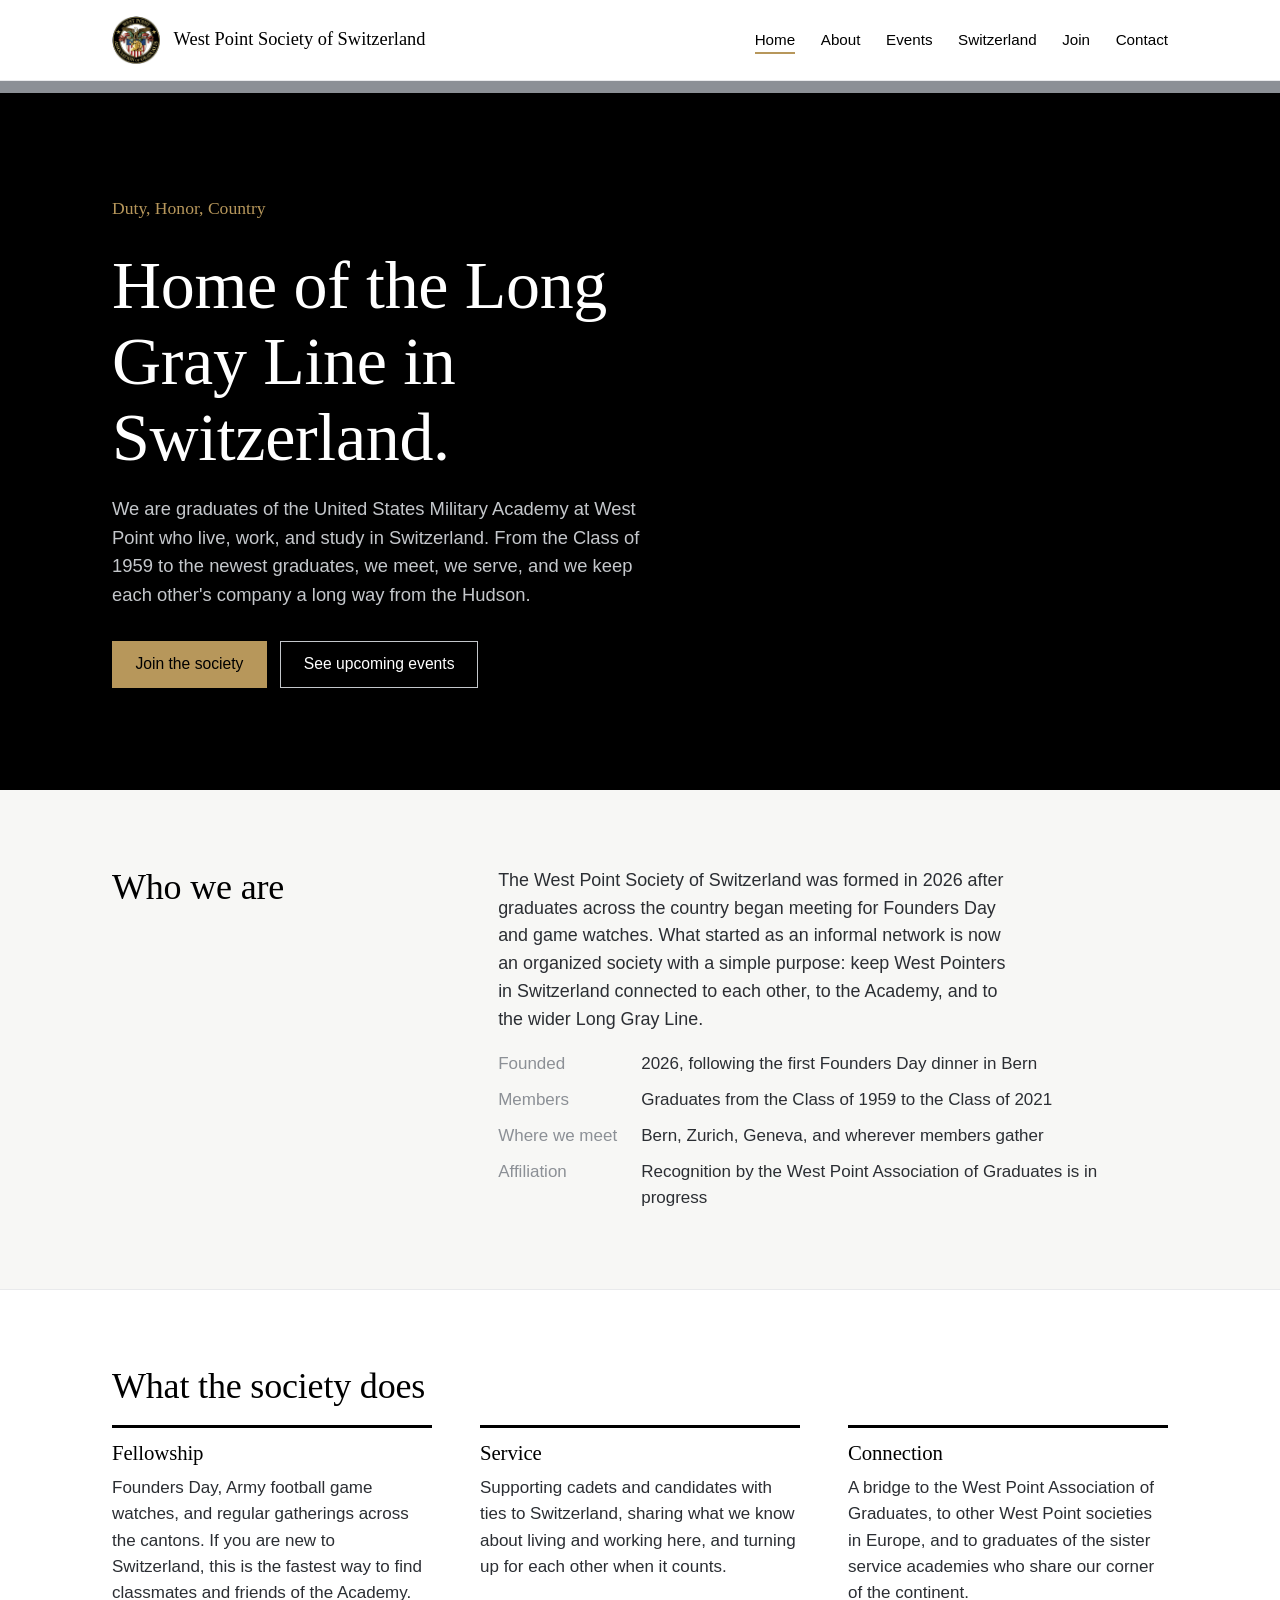
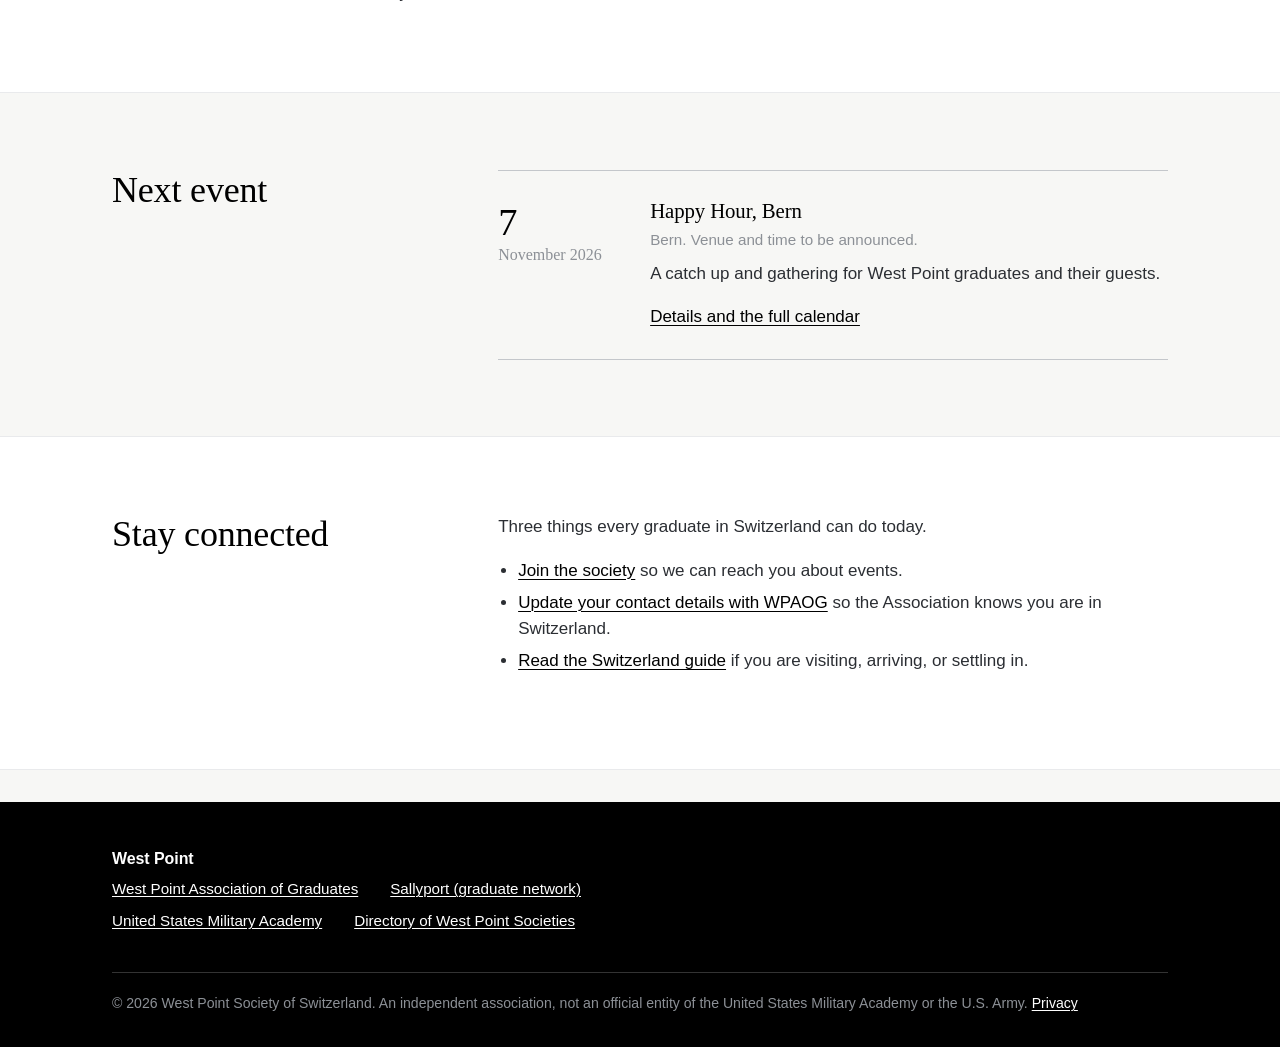
<file: index.html>
<!DOCTYPE html>
<html lang="en">
<head>
  <meta charset="utf-8">
  <meta name="viewport" content="width=device-width, initial-scale=1">
  <title>West Point Society of Switzerland</title>
  <meta name="description" content="The West Point Society of Switzerland connects graduates of the United States Military Academy at West Point who live, work, and study in Switzerland.">
  <meta property="og:title" content="West Point Society of Switzerland">
  <meta property="og:description" content="The West Point Society of Switzerland connects graduates of the United States Military Academy at West Point who live, work, and study in Switzerland.">
  <meta property="og:type" content="website">
  <link rel="canonical" href="https://westpointswitzerland.org/">
  <meta property="og:url" content="https://westpointswitzerland.org/">
  <meta property="og:image" content="https://westpointswitzerland.org/assets/og-image.png">
  <meta property="og:site_name" content="West Point Society of Switzerland">
  <link rel="icon" href="assets/logo.png" type="image/png">
  <link rel="stylesheet" href="css/style.css">
  <script type="application/ld+json">
  {
    "@context": "https://schema.org",
    "@type": "Organization",
    "name": "West Point Society of Switzerland",
    "url": "https://westpointswitzerland.org/",
    "logo": "https://westpointswitzerland.org/assets/logo.png",
    "description": "An association of graduates and friends of the United States Military Academy at West Point living in Switzerland.",
    "foundingDate": "2026",
    "areaServed": {"@type": "Country", "name": "Switzerland"},
    "parentOrganization": {
      "@type": "Organization",
      "name": "West Point Association of Graduates",
      "url": "https://www.westpointaog.org/"
    }
  }
  </script>
</head>
<body>
  <a class="skip-link" href="#main">Skip to content</a>

  <header class="site-header">
    <div class="wrap">
      <a class="brand" href="index.html">
        <img src="assets/logo.png" alt="" width="48" height="48">
        <span class="brand-name">West Point Society of Switzerland</span>
      </a>
      <button class="nav-toggle" aria-expanded="false" aria-controls="site-nav">Menu</button>
      <nav class="site-nav" id="site-nav" aria-label="Main">
        <ul>
          <li><a href="index.html" aria-current="page">Home</a></li>
          <li><a href="about.html">About</a></li>
          <li><a href="events.html">Events</a></li>
          <li><a href="switzerland.html">Switzerland</a></li>
          <li><a href="join.html">Join</a></li>
          <li><a href="contact.html">Contact</a></li>
        </ul>
      </nav>
    </div>
  </header>
  <div class="gray-line" aria-hidden="true"></div>

  <main id="main">
    <section class="hero">
      <div class="wrap">
        <p class="motto">Duty, Honor, Country</p>
        <h1>Home of the Long Gray Line in Switzerland.</h1>
        <p>We are graduates of the United States Military Academy at West Point who live, work, and study in Switzerland. From the Class of 1959 to the newest graduates, we meet, we serve, and we keep each other's company a long way from the Hudson.</p>
        <div class="hero-actions">
          <a class="btn btn-gold" href="join.html">Join the society</a>
          <a class="btn btn-outline" href="events.html">See upcoming events</a>
        </div>
      </div>
    </section>

    <section class="section">
      <div class="wrap split">
        <div>
          <h2>Who we are</h2>
        </div>
        <div>
          <p class="section-intro">The West Point Society of Switzerland was formed in 2026 after graduates across the country began meeting for Founders Day and game watches. What started as an informal network is now an organized society with a simple purpose: keep West Pointers in Switzerland connected to each other, to the Academy, and to the wider Long Gray Line.</p>
          <dl class="facts">
            <dt>Founded</dt><dd>2026, following the first Founders Day dinner in Bern</dd>
            <dt>Members</dt><dd>Graduates from the Class of 1959 to the Class of 2021 </dd>
            <dt>Where we meet</dt><dd>Bern, Zurich, Geneva, and wherever members gather </dd>
            <dt>Affiliation</dt><dd>Recognition by the West Point Association of Graduates is in progress</dd>
          </dl>
        </div>
      </div>
    </section>

    <section class="section section-alt">
      <div class="wrap">
        <h2>What the society does</h2>
        <div class="pillars">
          <div class="pillar">
            <h3>Fellowship</h3>
            <p>Founders Day, Army football game watches, and regular gatherings across the cantons. If you are new to Switzerland, this is the fastest way to find classmates and friends of the Academy.</p>
          </div>
          <div class="pillar">
            <h3>Service</h3>
            <p>Supporting cadets and candidates with ties to Switzerland, sharing what we know about living and working here, and turning up for each other when it counts.</p>
          </div>
          <div class="pillar">
            <h3>Connection</h3>
            <p>A bridge to the West Point Association of Graduates, to other West Point societies in Europe, and to graduates of the sister service academies who share our corner of the continent.</p>
          </div>
        </div>
      </div>
    </section>

    <section class="section">
      <div class="wrap split">
        <div>
          <h2>Next event</h2>
        </div>
        <div>
          <div class="event">
            <div class="event-date"><span class="day">7</span><span class="month">November 2026</span></div>
            <div>
              <h3>Happy Hour, Bern</h3>
              <p class="meta">Bern. Venue and time to be announced.</p>
              <p>A catch up and gathering for West Point graduates and their guests.</p>
              <a href="events.html">Details and the full calendar</a>
            </div>
          </div>
        </div>
      </div>
    </section>

    <section class="section section-alt">
      <div class="wrap split">
        <div>
          <h2>Stay connected</h2>
        </div>
        <div>
          <p>Three things every graduate in Switzerland can do today.</p>
          <ul>
            <li><a href="join.html">Join the society</a> so we can reach you about events.</li>
            <li><a href="https://www.westpointaog.org/" rel="noopener">Update your contact details with WPAOG</a> so the Association knows you are in Switzerland.</li>
            <li><a href="switzerland.html">Read the Switzerland guide</a> if you are visiting, arriving, or settling in.</li>
          </ul>
        </div>
      </div>
    </section>

  </main>

  <footer class="site-footer">
    <div class="wrap">
      <div class="footer-grid">
        <div>
          <h3>West Point</h3>
          <ul>
            <li><a href="https://www.westpointaog.org/" rel="noopener">West Point Association of Graduates</a></li>
            <li><a href="https://sallyport.westpointaog.org/" rel="noopener">Sallyport (graduate network)</a></li>
            <li><a href="https://www.westpoint.edu/" rel="noopener">United States Military Academy</a></li>
            <li><a href="https://www.west-point.org/societies/" rel="noopener">Directory of West Point Societies</a></li>
          </ul>
        </div>
      </div>
      <div class="footer-legal">
        <p>&copy; 2026 West Point Society of Switzerland. An independent association, not an official entity of the United States Military Academy or the U.S. Army. <a href="privacy.html">Privacy</a></p>
      </div>
    </div>
  </footer>

  <script>
    (function () {
      var btn = document.querySelector('.nav-toggle');
      var nav = document.getElementById('site-nav');
      if (!btn || !nav) return;
      btn.addEventListener('click', function () {
        var open = nav.classList.toggle('open');
        btn.setAttribute('aria-expanded', open ? 'true' : 'false');
        btn.textContent = open ? 'Close' : 'Menu';
      });
    })();
  </script>
</body>
</html>
</file>
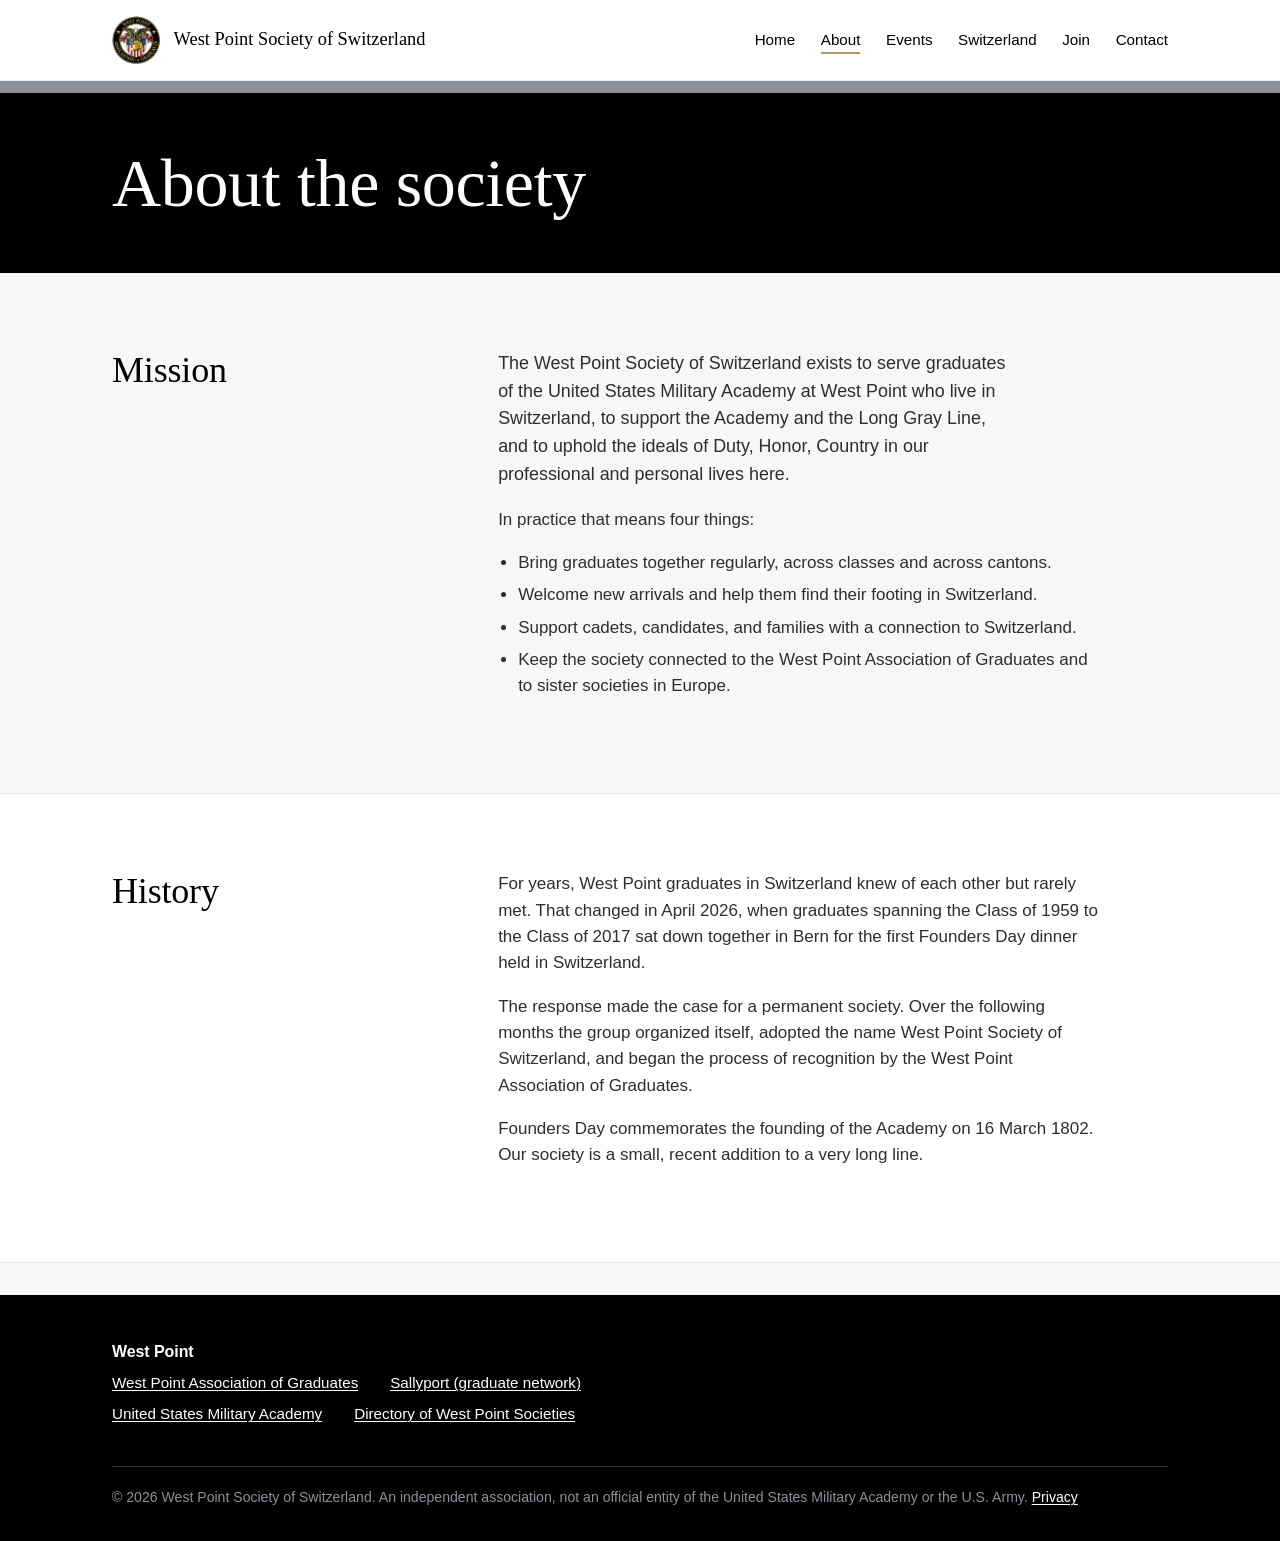
<file: about.html>
<!DOCTYPE html>
<html lang="en">
<head>
  <meta charset="utf-8">
  <meta name="viewport" content="width=device-width, initial-scale=1">
  <title>About the society | West Point Society of Switzerland</title>
  <meta name="description" content="Mission, history, leadership, and governance of the West Point Society of Switzerland.">
  <meta property="og:title" content="About the society | West Point Society of Switzerland">
  <meta property="og:description" content="Mission, history, leadership, and governance of the West Point Society of Switzerland.">
  <meta property="og:type" content="website">
  <link rel="canonical" href="https://westpointswitzerland.org/about.html">
  <meta property="og:url" content="https://westpointswitzerland.org/about.html">
  <meta property="og:image" content="https://westpointswitzerland.org/assets/og-image.png">
  <meta property="og:site_name" content="West Point Society of Switzerland">
  <link rel="icon" href="assets/logo.png" type="image/png">
  <link rel="stylesheet" href="css/style.css">
</head>
<body>
  <a class="skip-link" href="#main">Skip to content</a>

  <header class="site-header">
    <div class="wrap">
      <a class="brand" href="index.html">
        <img src="assets/logo.png" alt="" width="48" height="48">
        <span class="brand-name">West Point Society of Switzerland</span>
      </a>
      <button class="nav-toggle" aria-expanded="false" aria-controls="site-nav">Menu</button>
      <nav class="site-nav" id="site-nav" aria-label="Main">
        <ul>
          <li><a href="index.html">Home</a></li>
          <li><a href="about.html" aria-current="page">About</a></li>
          <li><a href="events.html">Events</a></li>
          <li><a href="switzerland.html">Switzerland</a></li>
          <li><a href="join.html">Join</a></li>
          <li><a href="contact.html">Contact</a></li>
        </ul>
      </nav>
    </div>
  </header>
  <div class="gray-line" aria-hidden="true"></div>

  <main id="main">
    <section class="page-hero">
      <div class="wrap">
        <h1>About the society</h1>
      </div>
    </section>

    <section class="section">
      <div class="wrap split">
        <div>
          <h2>Mission</h2>
        </div>
        <div>
          <p class="section-intro">The West Point Society of Switzerland exists to serve graduates of the United States Military Academy at West Point who live in Switzerland, to support the Academy and the Long Gray Line, and to uphold the ideals of Duty, Honor, Country in our professional and personal lives here.</p>
          <p>In practice that means four things:</p>
          <ul>
            <li>Bring graduates together regularly, across classes and across cantons.</li>
            <li>Welcome new arrivals and help them find their footing in Switzerland.</li>
            <li>Support cadets, candidates, and families with a connection to Switzerland.</li>
            <li>Keep the society connected to the West Point Association of Graduates and to sister societies in Europe.</li>
          </ul>
        </div>
      </div>
    </section>

    <section class="section section-alt">
      <div class="wrap split">
        <div>
          <h2>History</h2>
        </div>
        <div>
          <p>For years, West Point graduates in Switzerland knew of each other but rarely met. That changed in April 2026, when graduates spanning the Class of 1959 to the Class of 2017 sat down together in Bern for the first Founders Day dinner held in Switzerland.</p>
          <p>The response made the case for a permanent society. Over the following months the group organized itself, adopted the name West Point Society of Switzerland, and began the process of recognition by the West Point Association of Graduates.</p>
          <p>Founders Day commemorates the founding of the Academy on 16 March 1802. Our society is a small, recent addition to a very long line.</p>
        </div>
      </div>
    </section>



  </main>

  <footer class="site-footer">
    <div class="wrap">
      <div class="footer-grid">
        <div>
          <h3>West Point</h3>
          <ul>
            <li><a href="https://www.westpointaog.org/" rel="noopener">West Point Association of Graduates</a></li>
            <li><a href="https://sallyport.westpointaog.org/" rel="noopener">Sallyport (graduate network)</a></li>
            <li><a href="https://www.westpoint.edu/" rel="noopener">United States Military Academy</a></li>
            <li><a href="https://www.west-point.org/societies/" rel="noopener">Directory of West Point Societies</a></li>
          </ul>
        </div>
      </div>
      <div class="footer-legal">
        <p>&copy; 2026 West Point Society of Switzerland. An independent association, not an official entity of the United States Military Academy or the U.S. Army. <a href="privacy.html">Privacy</a></p>
      </div>
    </div>
  </footer>

  <script>
    (function () {
      var btn = document.querySelector('.nav-toggle');
      var nav = document.getElementById('site-nav');
      if (!btn || !nav) return;
      btn.addEventListener('click', function () {
        var open = nav.classList.toggle('open');
        btn.setAttribute('aria-expanded', open ? 'true' : 'false');
        btn.textContent = open ? 'Close' : 'Menu';
      });
    })();
  </script>
</body>
</html>
</file>
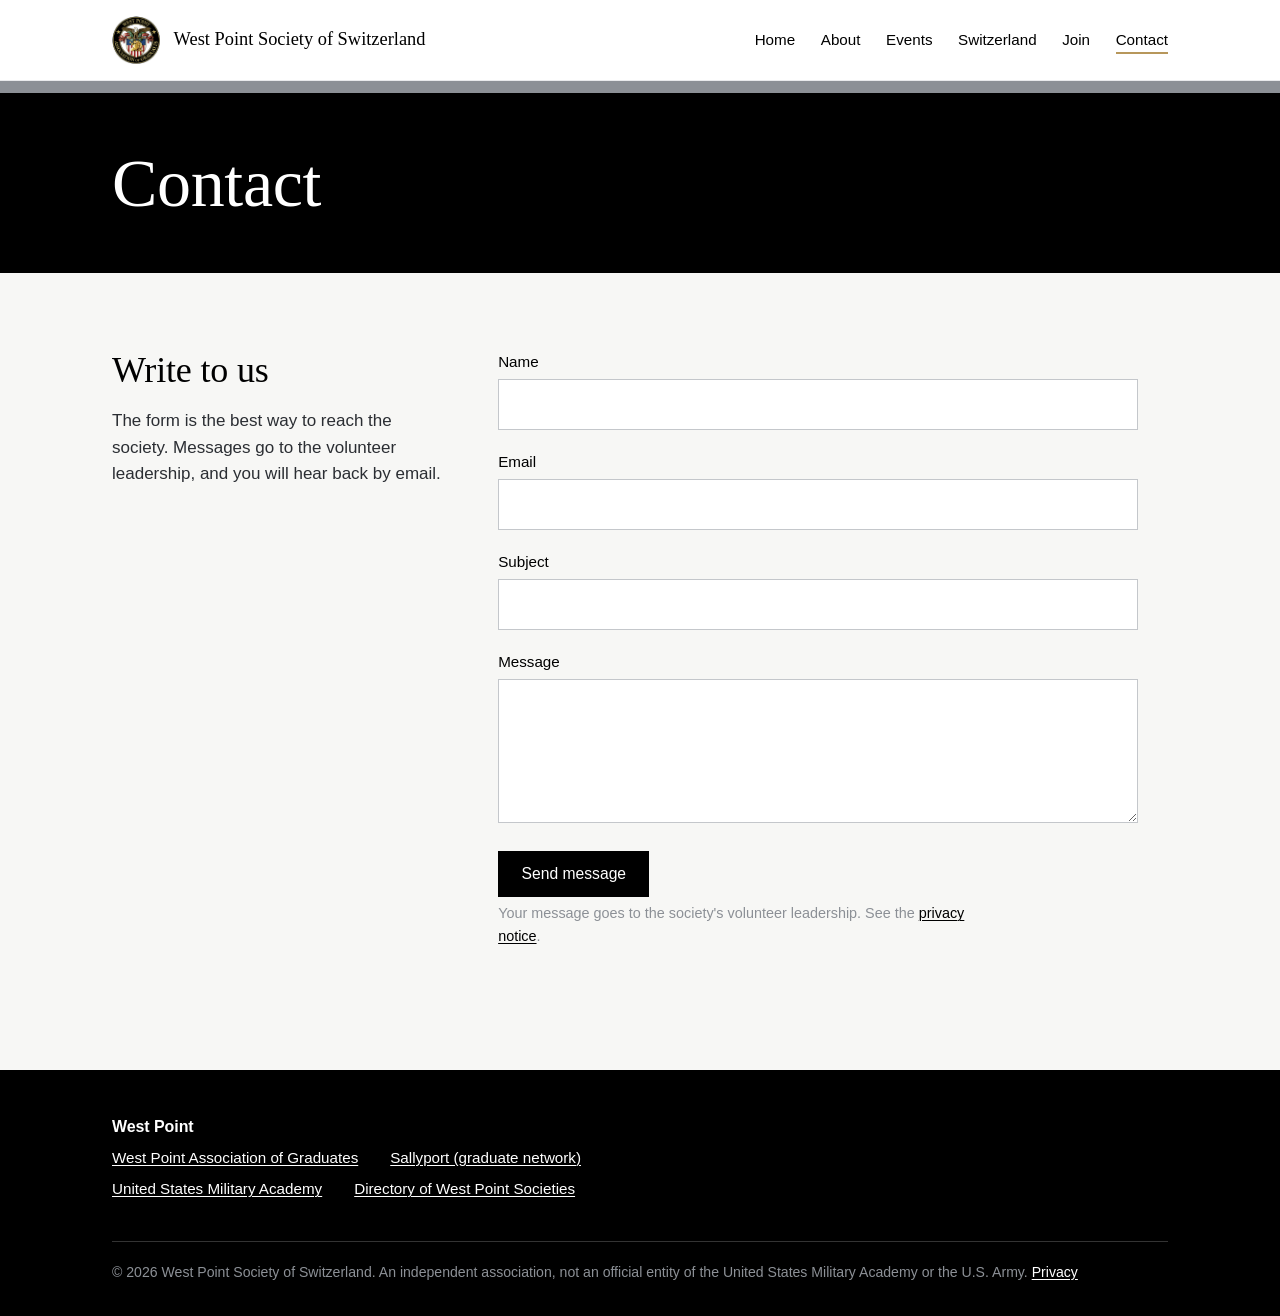
<file: contact.html>
<!DOCTYPE html>
<html lang="en">
<head>
  <meta charset="utf-8">
  <meta name="viewport" content="width=device-width, initial-scale=1">
  <title>Contact | West Point Society of Switzerland</title>
  <meta name="description" content="Get in touch with the West Point Society of Switzerland.">
  <meta property="og:title" content="Contact | West Point Society of Switzerland">
  <meta property="og:description" content="Get in touch with the West Point Society of Switzerland.">
  <meta property="og:type" content="website">
  <link rel="canonical" href="https://westpointswitzerland.org/contact.html">
  <meta property="og:url" content="https://westpointswitzerland.org/contact.html">
  <meta property="og:image" content="https://westpointswitzerland.org/assets/og-image.png">
  <meta property="og:site_name" content="West Point Society of Switzerland">
  <link rel="icon" href="assets/logo.png" type="image/png">
  <link rel="stylesheet" href="css/style.css">
</head>
<body>
  <a class="skip-link" href="#main">Skip to content</a>

  <header class="site-header">
    <div class="wrap">
      <a class="brand" href="index.html">
        <img src="assets/logo.png" alt="" width="48" height="48">
        <span class="brand-name">West Point Society of Switzerland</span>
      </a>
      <button class="nav-toggle" aria-expanded="false" aria-controls="site-nav">Menu</button>
      <nav class="site-nav" id="site-nav" aria-label="Main">
        <ul>
          <li><a href="index.html">Home</a></li>
          <li><a href="about.html">About</a></li>
          <li><a href="events.html">Events</a></li>
          <li><a href="switzerland.html">Switzerland</a></li>
          <li><a href="join.html">Join</a></li>
          <li><a href="contact.html" aria-current="page">Contact</a></li>
        </ul>
      </nav>
    </div>
  </header>
  <div class="gray-line" aria-hidden="true"></div>

  <main id="main">
    <section class="page-hero">
      <div class="wrap">
        <h1>Contact</h1>
      </div>
    </section>

    <section class="section">
      <div class="wrap split">
        <div>
          <h2>Write to us</h2>
          <p>The form is the best way to reach the society. Messages go to the volunteer leadership, and you will hear back by email.</p>
        </div>
        <div>
          <form class="form" name="contact" method="POST" action="/thanks.html" data-netlify="true" netlify-honeypot="company">
            <input type="hidden" name="form-name" value="contact">
            <p class="honeypot"><label>Leave this field empty: <input name="company"></label></p>

            <div class="form-row">
              <label for="c-name">Name</label>
              <input id="c-name" name="name" type="text" autocomplete="name" required>
            </div>
            <div class="form-row">
              <label for="c-email">Email</label>
              <input id="c-email" name="email" type="email" autocomplete="email" required>
            </div>
            <div class="form-row">
              <label for="c-subject">Subject</label>
              <input id="c-subject" name="subject" type="text">
            </div>
            <div class="form-row">
              <label for="c-message">Message</label>
              <textarea id="c-message" name="message" required></textarea>
            </div>
            <button class="btn btn-dark" type="submit">Send message</button>
            <p class="hint">Your message goes to the society's volunteer leadership. See the <a href="privacy.html">privacy notice</a>.</p>
          </form>
        </div>
      </div>
    </section>

  </main>

  <footer class="site-footer">
    <div class="wrap">
      <div class="footer-grid">
        <div>
          <h3>West Point</h3>
          <ul>
            <li><a href="https://www.westpointaog.org/" rel="noopener">West Point Association of Graduates</a></li>
            <li><a href="https://sallyport.westpointaog.org/" rel="noopener">Sallyport (graduate network)</a></li>
            <li><a href="https://www.westpoint.edu/" rel="noopener">United States Military Academy</a></li>
            <li><a href="https://www.west-point.org/societies/" rel="noopener">Directory of West Point Societies</a></li>
          </ul>
        </div>
      </div>
      <div class="footer-legal">
        <p>&copy; 2026 West Point Society of Switzerland. An independent association, not an official entity of the United States Military Academy or the U.S. Army. <a href="privacy.html">Privacy</a></p>
      </div>
    </div>
  </footer>

  <script>
    (function () {
      var btn = document.querySelector('.nav-toggle');
      var nav = document.getElementById('site-nav');
      if (!btn || !nav) return;
      btn.addEventListener('click', function () {
        var open = nav.classList.toggle('open');
        btn.setAttribute('aria-expanded', open ? 'true' : 'false');
        btn.textContent = open ? 'Close' : 'Menu';
      });
    })();
  </script>
</body>
</html>
</file>
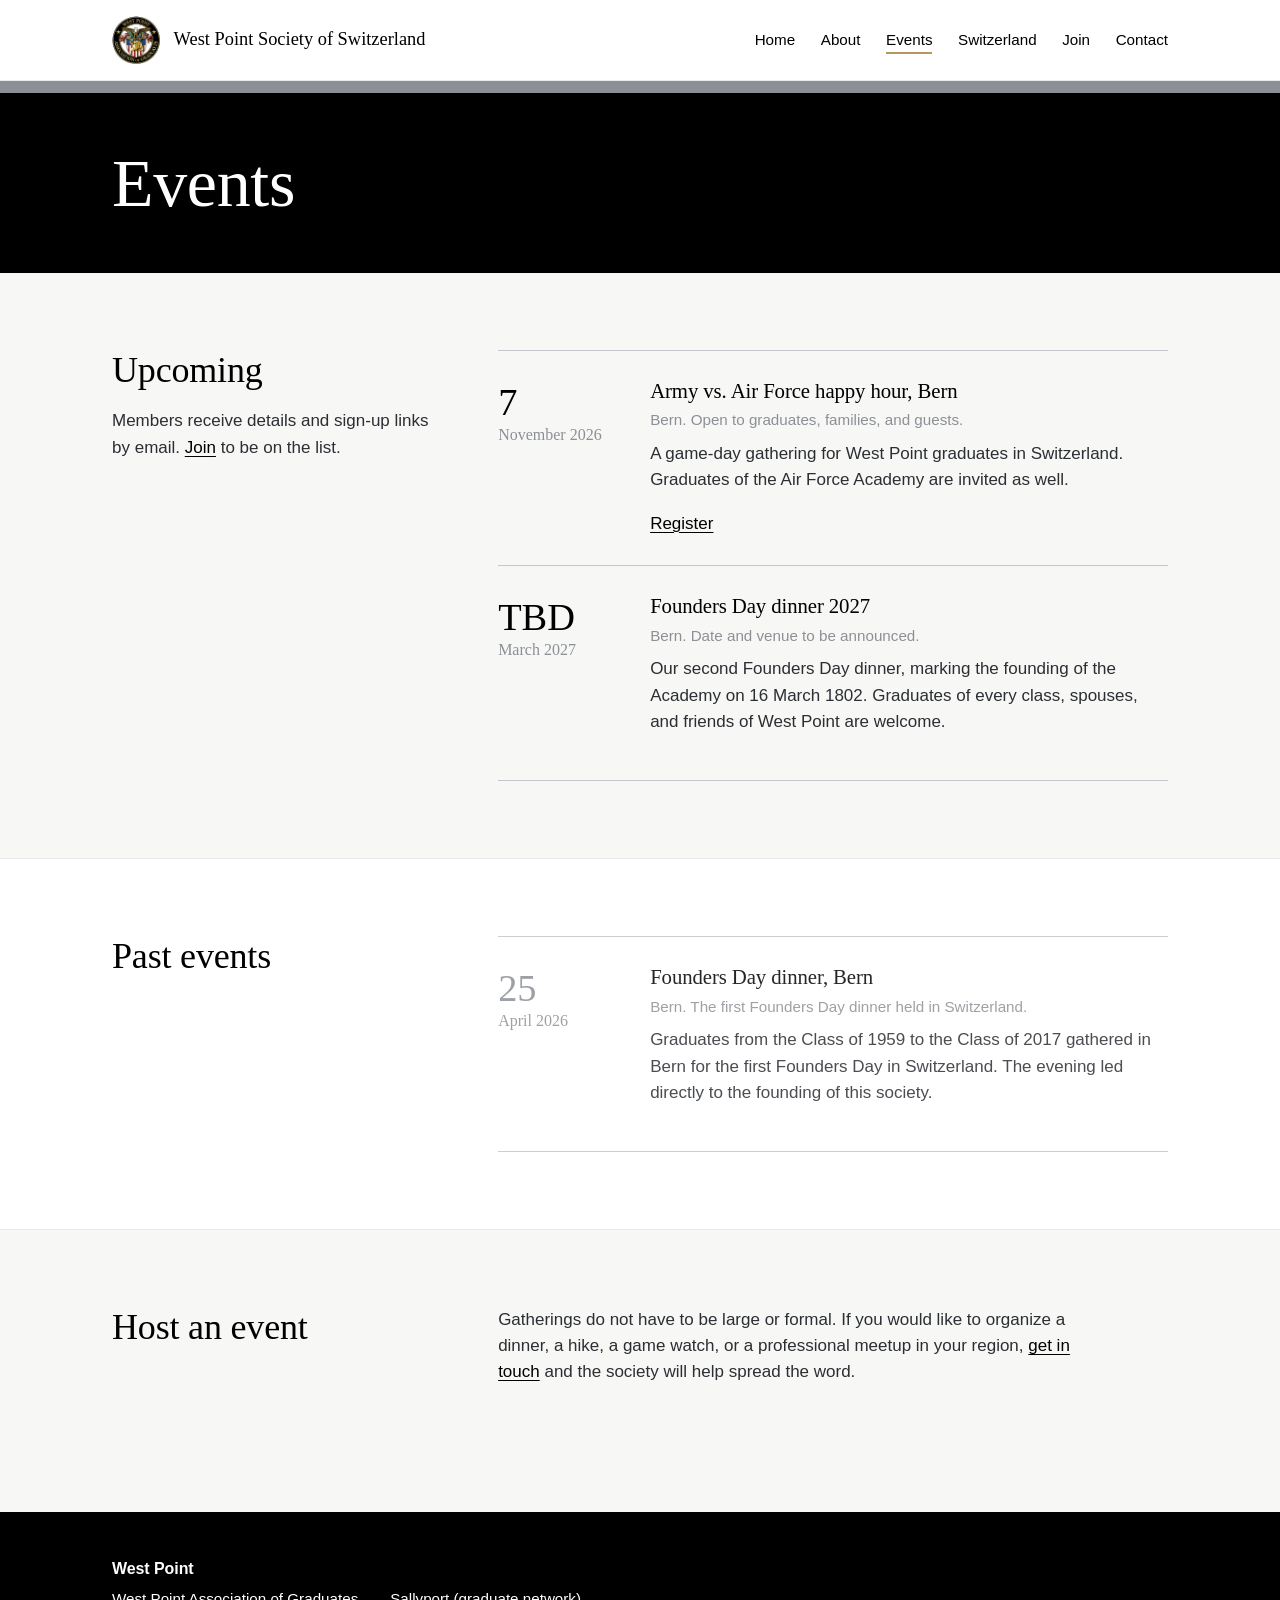
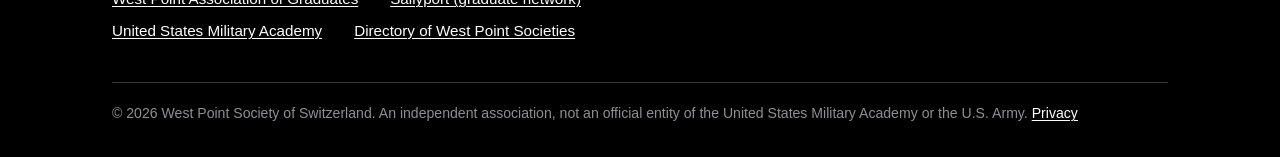
<file: events.html>
<!DOCTYPE html>
<html lang="en">
<head>
  <meta charset="utf-8">
  <meta name="viewport" content="width=device-width, initial-scale=1">
  <title>Events | West Point Society of Switzerland</title>
  <meta name="description" content="Upcoming and past events of the West Point Society of Switzerland: Founders Day, Army football game watches, and gatherings across Switzerland.">
  <meta property="og:title" content="Events | West Point Society of Switzerland">
  <meta property="og:description" content="Upcoming and past events of the West Point Society of Switzerland: Founders Day, Army football game watches, and gatherings across Switzerland.">
  <meta property="og:type" content="website">
  <link rel="canonical" href="https://westpointswitzerland.org/events.html">
  <meta property="og:url" content="https://westpointswitzerland.org/events.html">
  <meta property="og:image" content="https://westpointswitzerland.org/assets/og-image.png">
  <meta property="og:site_name" content="West Point Society of Switzerland">
  <link rel="icon" href="assets/logo.png" type="image/png">
  <link rel="stylesheet" href="css/style.css">
  <script type="application/ld+json">
  {
    "@context": "https://schema.org",
    "@type": "Event",
    "name": "Army vs. Air Force happy hour, Bern",
    "startDate": "2026-11-07T18:00+01:00",
    "eventStatus": "https://schema.org/EventScheduled",
    "eventAttendanceMode": "https://schema.org/OfflineEventAttendanceMode",
    "location": {
      "@type": "Place",
      "name": "[Venue]",
      "address": {"@type": "PostalAddress", "addressLocality": "Bern", "addressCountry": "CH"}
    },
    "organizer": {"@type": "Organization", "name": "West Point Society of Switzerland", "url": "https://westpointswitzerland.org/"},
    "description": "A game-day gathering for West Point graduates in Switzerland. Graduates of the Air Force Academy are invited as well.",
    "url": "https://westpointswitzerland.org/events.html"
  }
  </script>
</head>
<body>
  <a class="skip-link" href="#main">Skip to content</a>

  <header class="site-header">
    <div class="wrap">
      <a class="brand" href="index.html">
        <img src="assets/logo.png" alt="" width="48" height="48">
        <span class="brand-name">West Point Society of Switzerland</span>
      </a>
      <button class="nav-toggle" aria-expanded="false" aria-controls="site-nav">Menu</button>
      <nav class="site-nav" id="site-nav" aria-label="Main">
        <ul>
          <li><a href="index.html">Home</a></li>
          <li><a href="about.html">About</a></li>
          <li><a href="events.html" aria-current="page">Events</a></li>
          <li><a href="switzerland.html">Switzerland</a></li>
          <li><a href="join.html">Join</a></li>
          <li><a href="contact.html">Contact</a></li>
        </ul>
      </nav>
    </div>
  </header>
  <div class="gray-line" aria-hidden="true"></div>

  <main id="main">
    <section class="page-hero">
      <div class="wrap">
        <h1>Events</h1>
      </div>
    </section>

    <section class="section">
      <div class="wrap split">
        <div>
          <h2>Upcoming</h2>
          <p>Members receive details and sign-up links by email. <a href="join.html">Join</a> to be on the list.</p>
        </div>
        <div>
          <div class="event">
            <div class="event-date"><span class="day">7</span><span class="month">November 2026</span></div>
            <div>
              <h3>Army vs. Air Force happy hour, Bern</h3>
              <p class="meta">Bern. Open to graduates, families, and guests.</p>
              <p>A game-day gathering for West Point graduates in Switzerland. Graduates of the Air Force Academy are invited as well.</p>
              <a href="contact.html">Register</a>
            </div>
          </div>
          <div class="event">
            <div class="event-date"><span class="day">TBD</span><span class="month">March 2027</span></div>
            <div>
              <h3>Founders Day dinner 2027</h3>
              <p class="meta">Bern. Date and venue to be announced.</p>
              <p>Our second Founders Day dinner, marking the founding of the Academy on 16 March 1802. Graduates of every class, spouses, and friends of West Point are welcome.</p>
            </div>
          </div>
        </div>
      </div>
    </section>

    <section class="section section-alt">
      <div class="wrap split">
        <div>
          <h2>Past events</h2>
        </div>
        <div>
          <div class="event past">
            <div class="event-date"><span class="day">25</span><span class="month">April 2026</span></div>
            <div>
              <h3>Founders Day dinner, Bern</h3>
              <p class="meta">Bern. The first Founders Day dinner held in Switzerland.</p>
              <p>Graduates from the Class of 1959 to the Class of 2017 gathered in Bern for the first Founders Day in Switzerland. The evening led directly to the founding of this society. </p>
            </div>
          </div>
        </div>
      </div>
    </section>

    <section class="section">
      <div class="wrap split">
        <div>
          <h2>Host an event</h2>
        </div>
        <div>
          <p>Gatherings do not have to be large or formal. If you would like to organize a dinner, a hike, a game watch, or a professional meetup in your region, <a href="contact.html">get in touch</a> and the society will help spread the word.</p>
        </div>
      </div>
    </section>

  </main>

  <footer class="site-footer">
    <div class="wrap">
      <div class="footer-grid">
        <div>
          <h3>West Point</h3>
          <ul>
            <li><a href="https://www.westpointaog.org/" rel="noopener">West Point Association of Graduates</a></li>
            <li><a href="https://sallyport.westpointaog.org/" rel="noopener">Sallyport (graduate network)</a></li>
            <li><a href="https://www.westpoint.edu/" rel="noopener">United States Military Academy</a></li>
            <li><a href="https://www.west-point.org/societies/" rel="noopener">Directory of West Point Societies</a></li>
          </ul>
        </div>
      </div>
      <div class="footer-legal">
        <p>&copy; 2026 West Point Society of Switzerland. An independent association, not an official entity of the United States Military Academy or the U.S. Army. <a href="privacy.html">Privacy</a></p>
      </div>
    </div>
  </footer>

  <script>
    (function () {
      var btn = document.querySelector('.nav-toggle');
      var nav = document.getElementById('site-nav');
      if (!btn || !nav) return;
      btn.addEventListener('click', function () {
        var open = nav.classList.toggle('open');
        btn.setAttribute('aria-expanded', open ? 'true' : 'false');
        btn.textContent = open ? 'Close' : 'Menu';
      });
    })();
  </script>
</body>
</html>
</file>
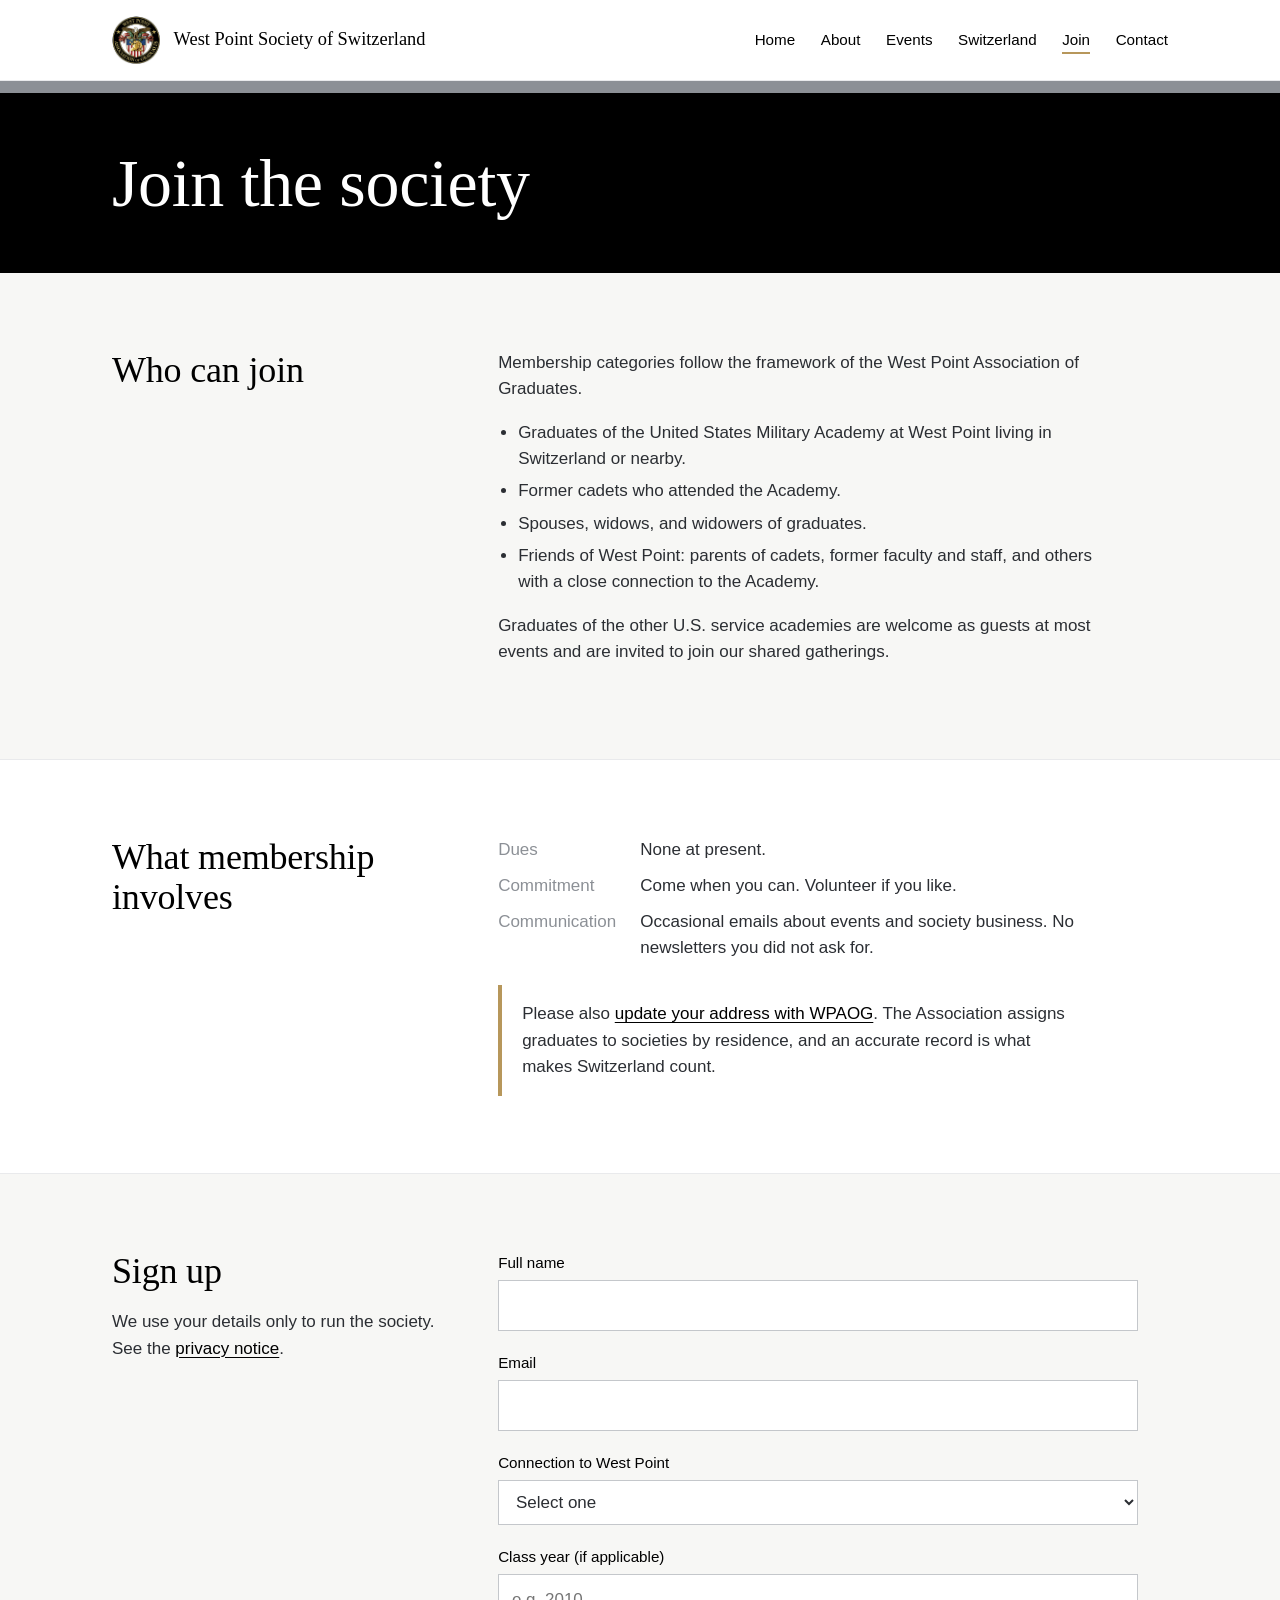
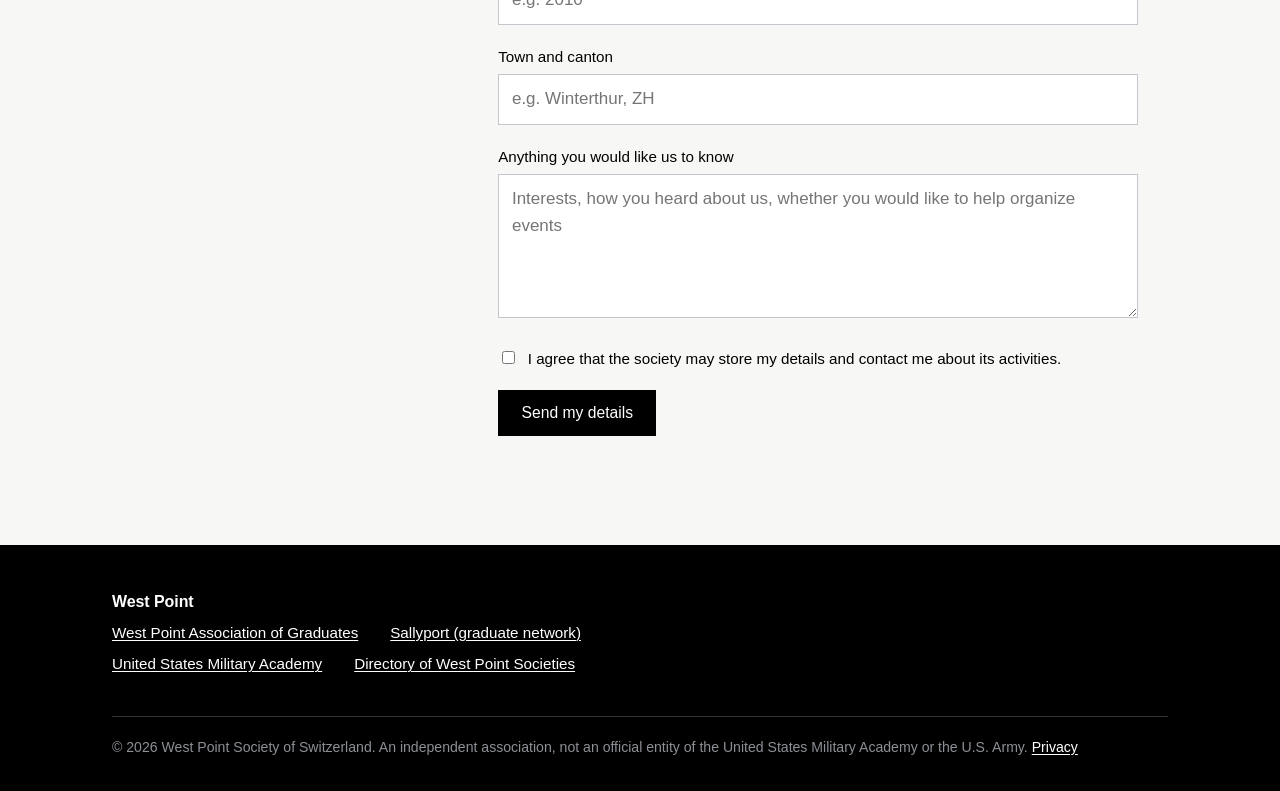
<file: join.html>
<!DOCTYPE html>
<html lang="en">
<head>
  <meta charset="utf-8">
  <meta name="viewport" content="width=device-width, initial-scale=1">
  <title>Join | West Point Society of Switzerland</title>
  <meta name="description" content="Membership in the West Point Society of Switzerland: who can join, what it involves, and how to sign up.">
  <meta property="og:title" content="Join | West Point Society of Switzerland">
  <meta property="og:description" content="Membership in the West Point Society of Switzerland: who can join, what it involves, and how to sign up.">
  <meta property="og:type" content="website">
  <link rel="canonical" href="https://westpointswitzerland.org/join.html">
  <meta property="og:url" content="https://westpointswitzerland.org/join.html">
  <meta property="og:image" content="https://westpointswitzerland.org/assets/og-image.png">
  <meta property="og:site_name" content="West Point Society of Switzerland">
  <link rel="icon" href="assets/logo.png" type="image/png">
  <link rel="stylesheet" href="css/style.css">
</head>
<body>
  <a class="skip-link" href="#main">Skip to content</a>

  <header class="site-header">
    <div class="wrap">
      <a class="brand" href="index.html">
        <img src="assets/logo.png" alt="" width="48" height="48">
        <span class="brand-name">West Point Society of Switzerland</span>
      </a>
      <button class="nav-toggle" aria-expanded="false" aria-controls="site-nav">Menu</button>
      <nav class="site-nav" id="site-nav" aria-label="Main">
        <ul>
          <li><a href="index.html">Home</a></li>
          <li><a href="about.html">About</a></li>
          <li><a href="events.html">Events</a></li>
          <li><a href="switzerland.html">Switzerland</a></li>
          <li><a href="join.html" aria-current="page">Join</a></li>
          <li><a href="contact.html">Contact</a></li>
        </ul>
      </nav>
    </div>
  </header>
  <div class="gray-line" aria-hidden="true"></div>

  <main id="main">
    <section class="page-hero">
      <div class="wrap">
        <h1>Join the society</h1>
      </div>
    </section>

    <section class="section">
      <div class="wrap split">
        <div>
          <h2>Who can join</h2>
        </div>
        <div>
          <p>Membership categories follow the framework of the West Point Association of Graduates.</p>
          <ul>
            <li>Graduates of the United States Military Academy at West Point living in Switzerland or nearby.</li>
            <li>Former cadets who attended the Academy.</li>
            <li>Spouses, widows, and widowers of graduates.</li>
            <li>Friends of West Point: parents of cadets, former faculty and staff, and others with a close connection to the Academy.</li>
          </ul>
          <p>Graduates of the other U.S. service academies are welcome as guests at most events and are invited to join our shared gatherings.</p>
        </div>
      </div>
    </section>

    <section class="section section-alt">
      <div class="wrap split">
        <div>
          <h2>What membership involves</h2>
        </div>
        <div>
          <dl class="facts">
            <dt>Dues</dt><dd>None at present. </dd>
            <dt>Commitment</dt><dd>Come when you can. Volunteer if you like.</dd>
            <dt>Communication</dt><dd>Occasional emails about events and society business. No newsletters you did not ask for.</dd>
          </dl>
          <div class="notice" style="margin-top:1.5rem">
            <p>Please also <a href="https://www.westpointaog.org/" rel="noopener">update your address with WPAOG</a>. The Association assigns graduates to societies by residence, and an accurate record is what makes Switzerland count.</p>
          </div>
        </div>
      </div>
    </section>

    <section class="section">
      <div class="wrap split">
        <div>
          <h2>Sign up</h2>
          <p>We use your details only to run the society. See the <a href="privacy.html">privacy notice</a>.</p>
        </div>
        <div>
          <form class="form" name="join" method="POST" action="/thanks.html" data-netlify="true" netlify-honeypot="company">
            <input type="hidden" name="form-name" value="join">
            <p class="honeypot"><label>Leave this field empty: <input name="company"></label></p>

            <div class="form-row">
              <label for="j-name">Full name</label>
              <input id="j-name" name="name" type="text" autocomplete="name" required>
            </div>
            <div class="form-row">
              <label for="j-email">Email</label>
              <input id="j-email" name="email" type="email" autocomplete="email" required>
            </div>
            <div class="form-row">
              <label for="j-affiliation">Connection to West Point</label>
              <select id="j-affiliation" name="affiliation" required>
                <option value="">Select one</option>
                <option>Graduate</option>
                <option>Former cadet</option>
                <option>Spouse, widow, or widower of a graduate</option>
                <option>Parent of a cadet or graduate</option>
                <option>Former faculty or staff</option>
                <option>Graduate of another U.S. service academy</option>
                <option>Friend of West Point</option>
              </select>
            </div>
            <div class="form-row">
              <label for="j-class">Class year (if applicable)</label>
              <input id="j-class" name="class_year" type="text" inputmode="numeric" placeholder="e.g. 2010">
            </div>
            <div class="form-row">
              <label for="j-city">Town and canton</label>
              <input id="j-city" name="city" type="text" autocomplete="address-level2" placeholder="e.g. Winterthur, ZH">
            </div>
            <div class="form-row">
              <label for="j-notes">Anything you would like us to know</label>
              <textarea id="j-notes" name="notes" placeholder="Interests, how you heard about us, whether you would like to help organize events"></textarea>
            </div>
            <div class="form-row check">
              <input id="j-consent" name="consent" type="checkbox" value="yes" required>
              <label for="j-consent">I agree that the society may store my details and contact me about its activities.</label>
            </div>
            <button class="btn btn-dark" type="submit">Send my details</button>
          </form>
        </div>
      </div>
    </section>

  </main>

  <footer class="site-footer">
    <div class="wrap">
      <div class="footer-grid">
        <div>
          <h3>West Point</h3>
          <ul>
            <li><a href="https://www.westpointaog.org/" rel="noopener">West Point Association of Graduates</a></li>
            <li><a href="https://sallyport.westpointaog.org/" rel="noopener">Sallyport (graduate network)</a></li>
            <li><a href="https://www.westpoint.edu/" rel="noopener">United States Military Academy</a></li>
            <li><a href="https://www.west-point.org/societies/" rel="noopener">Directory of West Point Societies</a></li>
          </ul>
        </div>
      </div>
      <div class="footer-legal">
        <p>&copy; 2026 West Point Society of Switzerland. An independent association, not an official entity of the United States Military Academy or the U.S. Army. <a href="privacy.html">Privacy</a></p>
      </div>
    </div>
  </footer>

  <script>
    (function () {
      var btn = document.querySelector('.nav-toggle');
      var nav = document.getElementById('site-nav');
      if (!btn || !nav) return;
      btn.addEventListener('click', function () {
        var open = nav.classList.toggle('open');
        btn.setAttribute('aria-expanded', open ? 'true' : 'false');
        btn.textContent = open ? 'Close' : 'Menu';
      });
    })();
  </script>
</body>
</html>
</file>
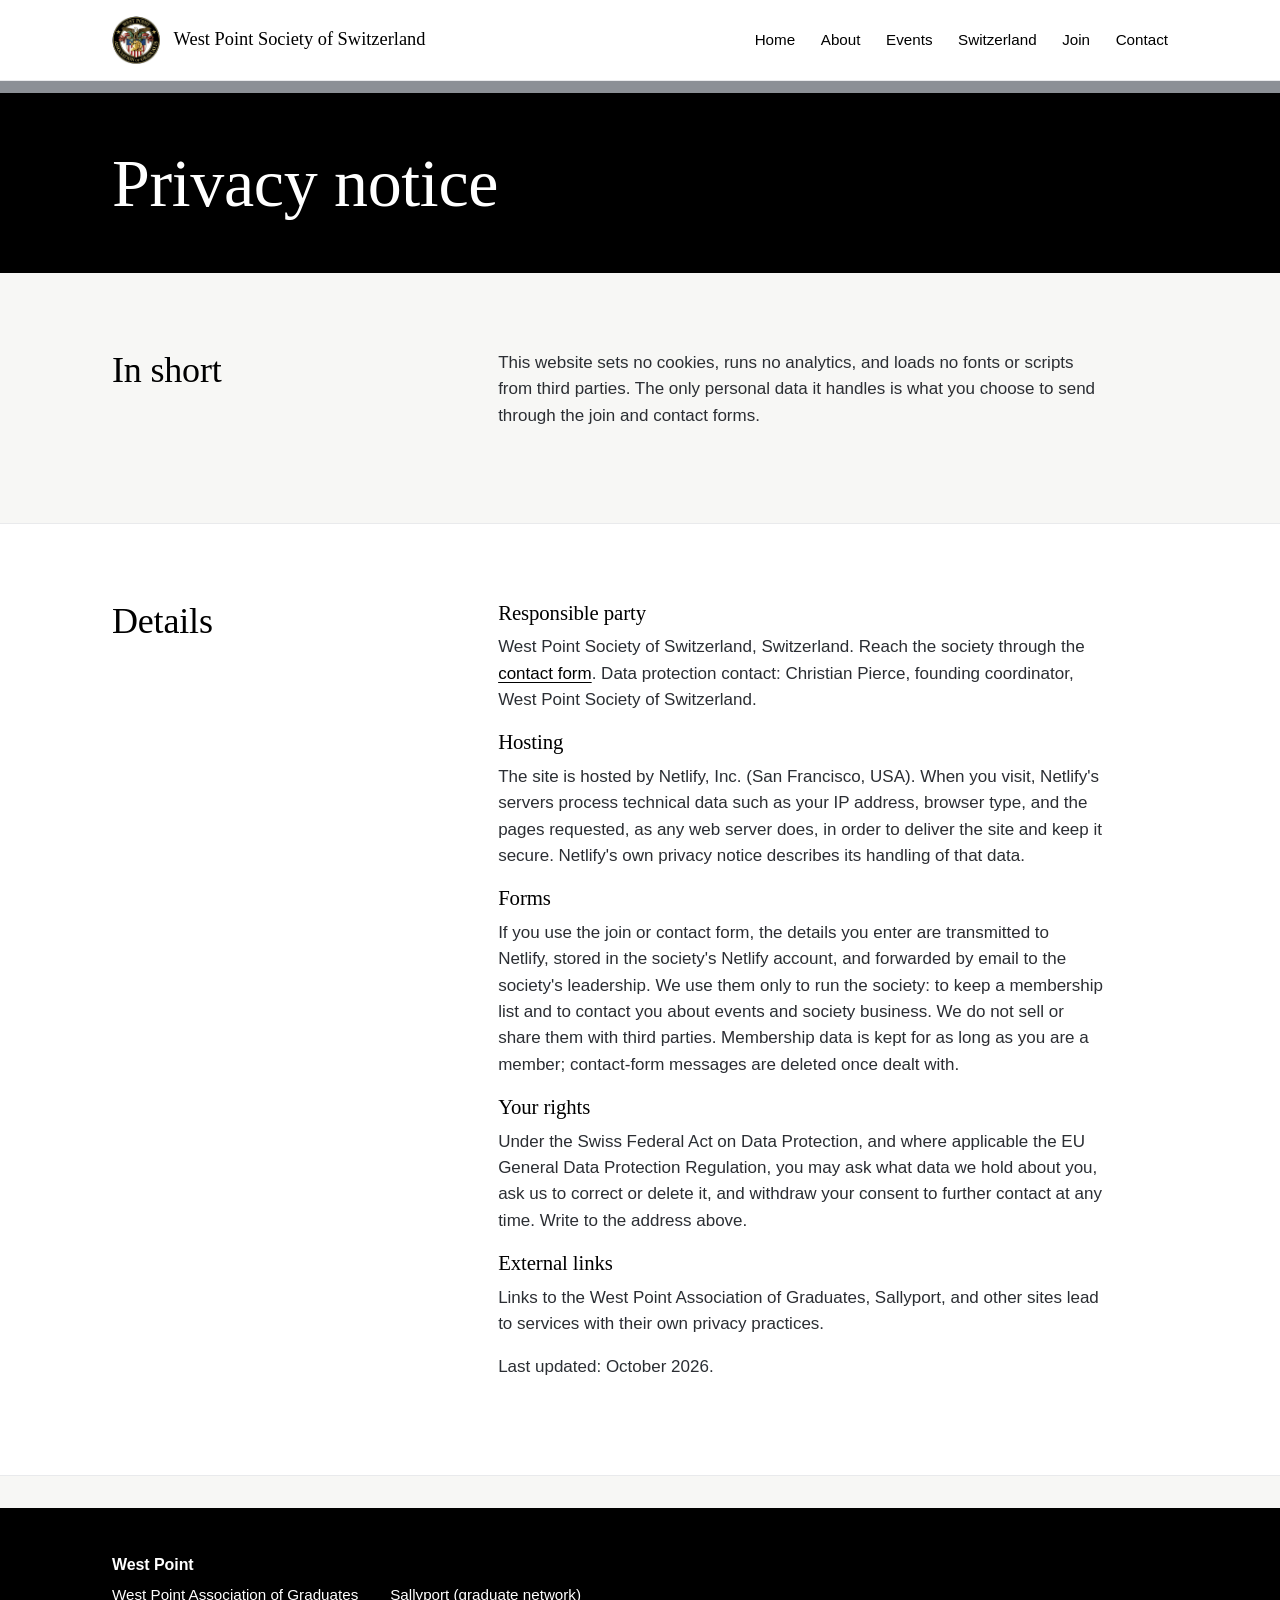
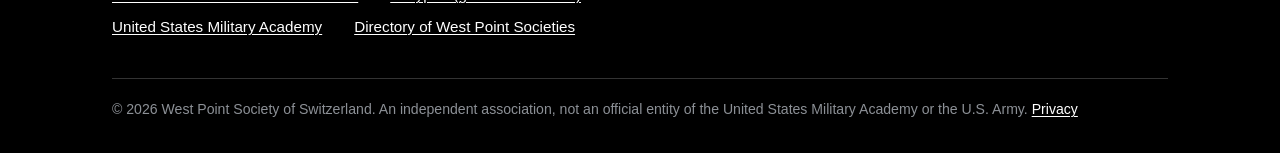
<file: privacy.html>
<!DOCTYPE html>
<html lang="en">
<head>
  <meta charset="utf-8">
  <meta name="viewport" content="width=device-width, initial-scale=1">
  <title>Privacy notice | West Point Society of Switzerland</title>
  <meta name="description" content="How the West Point Society of Switzerland handles personal data on this website.">
  <meta property="og:title" content="Privacy notice | West Point Society of Switzerland">
  <meta property="og:description" content="How the West Point Society of Switzerland handles personal data on this website.">
  <meta property="og:type" content="website">
  <link rel="canonical" href="https://westpointswitzerland.org/privacy.html">
  <meta property="og:url" content="https://westpointswitzerland.org/privacy.html">
  <meta property="og:image" content="https://westpointswitzerland.org/assets/og-image.png">
  <meta property="og:site_name" content="West Point Society of Switzerland">
  <link rel="icon" href="assets/logo.png" type="image/png">
  <link rel="stylesheet" href="css/style.css">
</head>
<body>
  <a class="skip-link" href="#main">Skip to content</a>

  <header class="site-header">
    <div class="wrap">
      <a class="brand" href="index.html">
        <img src="assets/logo.png" alt="" width="48" height="48">
        <span class="brand-name">West Point Society of Switzerland</span>
      </a>
      <button class="nav-toggle" aria-expanded="false" aria-controls="site-nav">Menu</button>
      <nav class="site-nav" id="site-nav" aria-label="Main">
        <ul>
          <li><a href="index.html">Home</a></li>
          <li><a href="about.html">About</a></li>
          <li><a href="events.html">Events</a></li>
          <li><a href="switzerland.html">Switzerland</a></li>
          <li><a href="join.html">Join</a></li>
          <li><a href="contact.html">Contact</a></li>
        </ul>
      </nav>
    </div>
  </header>
  <div class="gray-line" aria-hidden="true"></div>

  <main id="main">
    <section class="page-hero">
      <div class="wrap">
        <h1>Privacy notice</h1>
      </div>
    </section>

    <section class="section">
      <div class="wrap split">
        <div>
          <h2>In short</h2>
        </div>
        <div>
          <p>This website sets no cookies, runs no analytics, and loads no fonts or scripts from third parties. The only personal data it handles is what you choose to send through the join and contact forms.</p>
        </div>
      </div>
    </section>

    <section class="section section-alt">
      <div class="wrap split">
        <div>
          <h2>Details</h2>
        </div>
        <div>
          <h3>Responsible party</h3>
          <p>West Point Society of Switzerland, Switzerland. Reach the society through the <a href="contact.html">contact form</a>. Data protection contact: Christian Pierce, founding coordinator, West Point Society of Switzerland.</p>

          <h3>Hosting</h3>
          <p>The site is hosted by Netlify, Inc. (San Francisco, USA). When you visit, Netlify's servers process technical data such as your IP address, browser type, and the pages requested, as any web server does, in order to deliver the site and keep it secure. Netlify's own privacy notice describes its handling of that data. </p>

          <h3>Forms</h3>
          <p>If you use the join or contact form, the details you enter are transmitted to Netlify, stored in the society's Netlify account, and forwarded by email to the society's leadership. We use them only to run the society: to keep a membership list and to contact you about events and society business. We do not sell or share them with third parties. Membership data is kept for as long as you are a member; contact-form messages are deleted once dealt with.</p>

          <h3>Your rights</h3>
          <p>Under the Swiss Federal Act on Data Protection, and where applicable the EU General Data Protection Regulation, you may ask what data we hold about you, ask us to correct or delete it, and withdraw your consent to further contact at any time. Write to the address above.</p>

          <h3>External links</h3>
          <p>Links to the West Point Association of Graduates, Sallyport, and other sites lead to services with their own privacy practices.</p>

          <p>Last updated: October 2026.</p>
        </div>
      </div>
    </section>

  </main>

  <footer class="site-footer">
    <div class="wrap">
      <div class="footer-grid">
        <div>
          <h3>West Point</h3>
          <ul>
            <li><a href="https://www.westpointaog.org/" rel="noopener">West Point Association of Graduates</a></li>
            <li><a href="https://sallyport.westpointaog.org/" rel="noopener">Sallyport (graduate network)</a></li>
            <li><a href="https://www.westpoint.edu/" rel="noopener">United States Military Academy</a></li>
            <li><a href="https://www.west-point.org/societies/" rel="noopener">Directory of West Point Societies</a></li>
          </ul>
        </div>
      </div>
      <div class="footer-legal">
        <p>&copy; 2026 West Point Society of Switzerland. An independent association, not an official entity of the United States Military Academy or the U.S. Army. <a href="privacy.html">Privacy</a></p>
      </div>
    </div>
  </footer>

  <script>
    (function () {
      var btn = document.querySelector('.nav-toggle');
      var nav = document.getElementById('site-nav');
      if (!btn || !nav) return;
      btn.addEventListener('click', function () {
        var open = nav.classList.toggle('open');
        btn.setAttribute('aria-expanded', open ? 'true' : 'false');
        btn.textContent = open ? 'Close' : 'Menu';
      });
    })();
  </script>
</body>
</html>
</file>
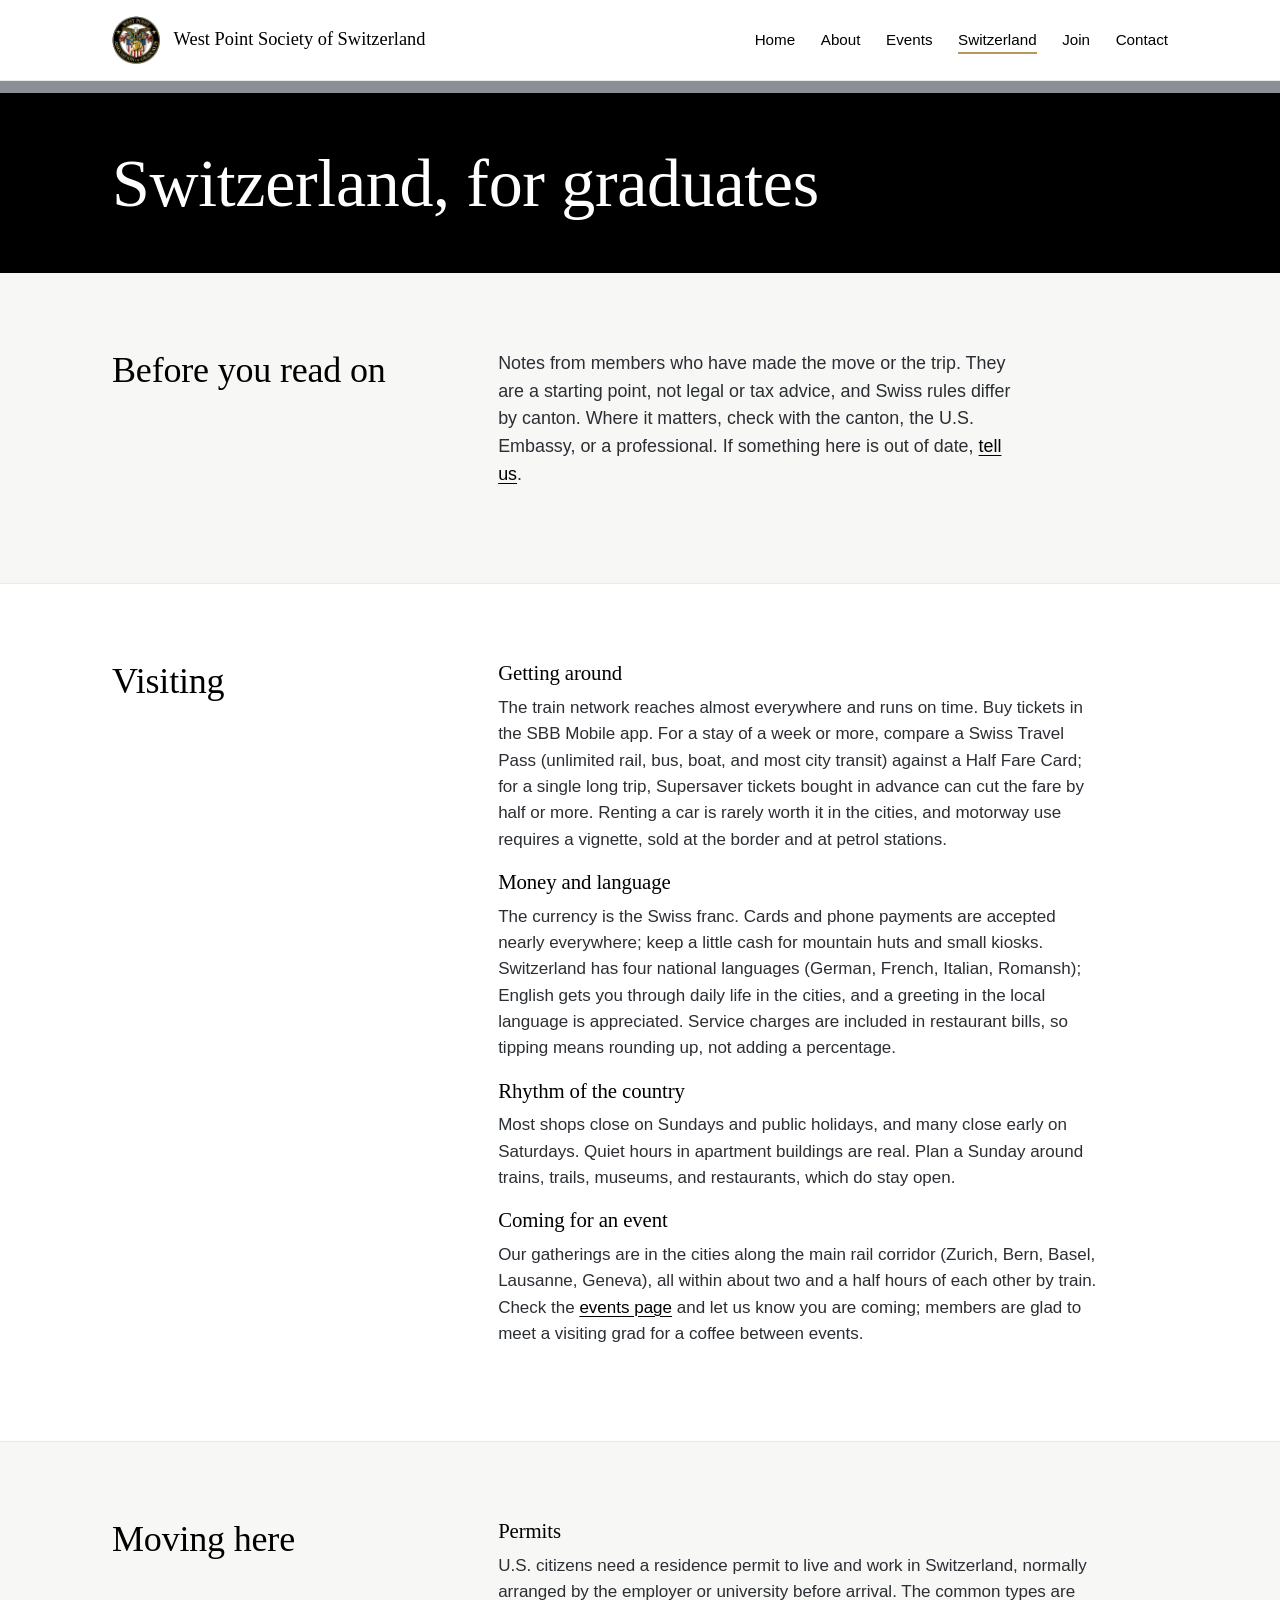
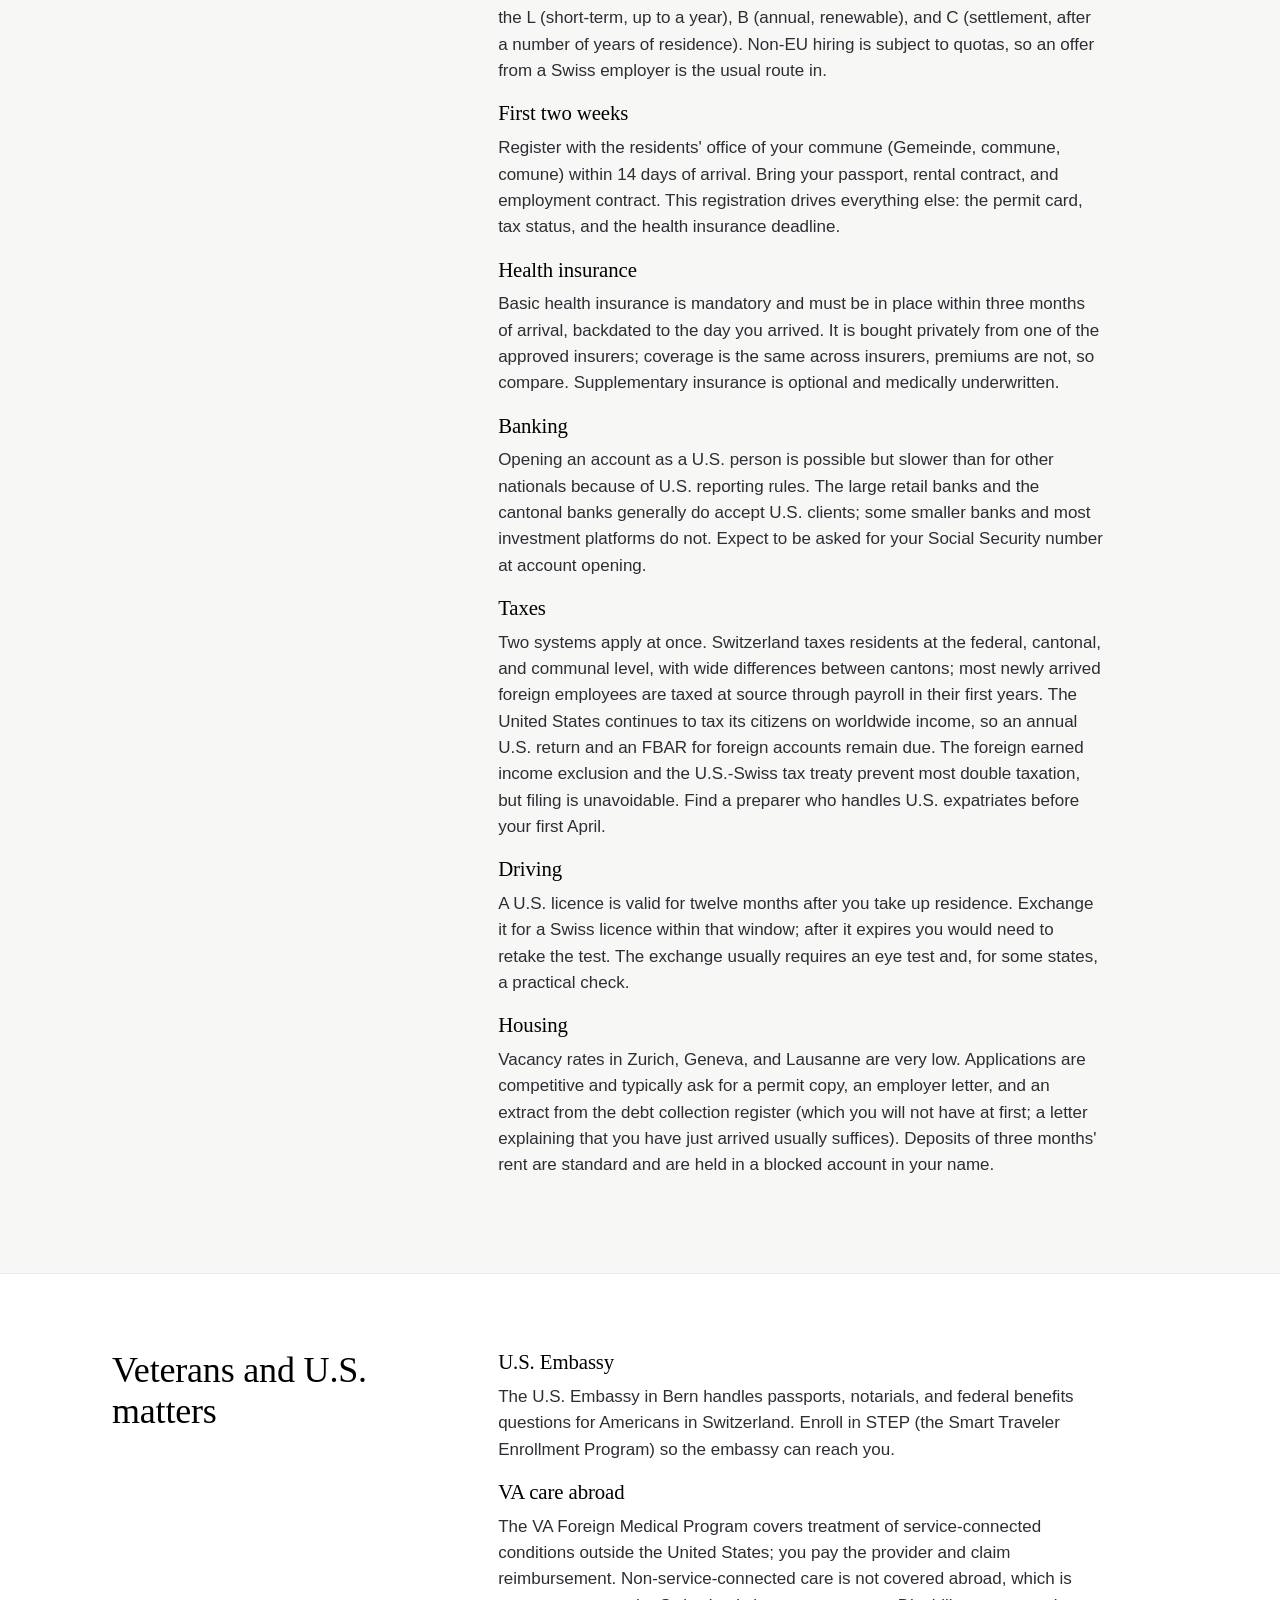
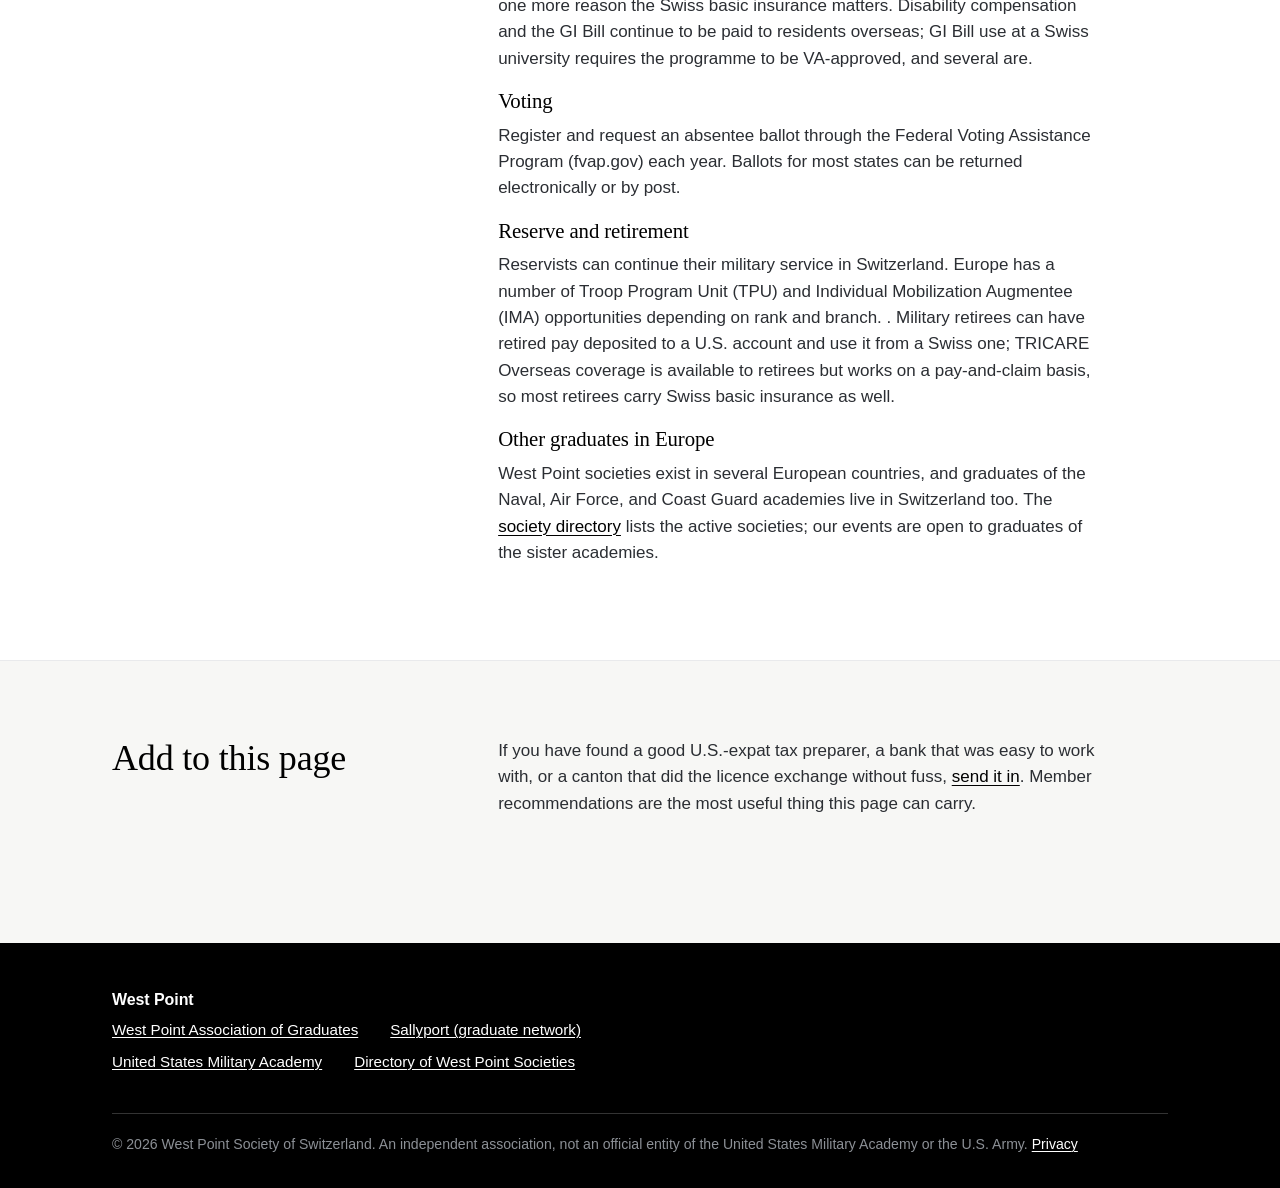
<file: switzerland.html>
<!DOCTYPE html>
<html lang="en">
<head>
  <meta charset="utf-8">
  <meta name="viewport" content="width=device-width, initial-scale=1">
  <title>Switzerland guide | West Point Society of Switzerland</title>
  <meta name="description" content="Practical notes for West Point graduates visiting or moving to Switzerland: getting around, permits, insurance, taxes, and veteran resources.">
  <meta property="og:title" content="Switzerland guide | West Point Society of Switzerland">
  <meta property="og:description" content="Practical notes for West Point graduates visiting or moving to Switzerland: getting around, permits, insurance, taxes, and veteran resources.">
  <meta property="og:type" content="website">
  <link rel="canonical" href="https://westpointswitzerland.org/switzerland.html">
  <meta property="og:url" content="https://westpointswitzerland.org/switzerland.html">
  <meta property="og:image" content="https://westpointswitzerland.org/assets/og-image.png">
  <meta property="og:site_name" content="West Point Society of Switzerland">
  <link rel="icon" href="assets/logo.png" type="image/png">
  <link rel="stylesheet" href="css/style.css">
</head>
<body>
  <a class="skip-link" href="#main">Skip to content</a>

  <header class="site-header">
    <div class="wrap">
      <a class="brand" href="index.html">
        <img src="assets/logo.png" alt="" width="48" height="48">
        <span class="brand-name">West Point Society of Switzerland</span>
      </a>
      <button class="nav-toggle" aria-expanded="false" aria-controls="site-nav">Menu</button>
      <nav class="site-nav" id="site-nav" aria-label="Main">
        <ul>
          <li><a href="index.html">Home</a></li>
          <li><a href="about.html">About</a></li>
          <li><a href="events.html">Events</a></li>
          <li><a href="switzerland.html" aria-current="page">Switzerland</a></li>
          <li><a href="join.html">Join</a></li>
          <li><a href="contact.html">Contact</a></li>
        </ul>
      </nav>
    </div>
  </header>
  <div class="gray-line" aria-hidden="true"></div>

  <main id="main">
    <section class="page-hero">
      <div class="wrap">
        <h1>Switzerland, for graduates</h1>
      </div>
    </section>

    <section class="section">
      <div class="wrap split">
        <div>
          <h2>Before you read on</h2>
        </div>
        <div>
          <p class="section-intro">Notes from members who have made the move or the trip. They are a starting point, not legal or tax advice, and Swiss rules differ by canton. Where it matters, check with the canton, the U.S. Embassy, or a professional. If something here is out of date, <a href="contact.html">tell us</a>.</p>
        </div>
      </div>
    </section>

    <section class="section section-alt">
      <div class="wrap split">
        <div>
          <h2>Visiting</h2>
        </div>
        <div>
          <h3>Getting around</h3>
          <p>The train network reaches almost everywhere and runs on time. Buy tickets in the SBB Mobile app. For a stay of a week or more, compare a Swiss Travel Pass (unlimited rail, bus, boat, and most city transit) against a Half Fare Card; for a single long trip, Supersaver tickets bought in advance can cut the fare by half or more. Renting a car is rarely worth it in the cities, and motorway use requires a vignette, sold at the border and at petrol stations.</p>
          <h3>Money and language</h3>
          <p>The currency is the Swiss franc. Cards and phone payments are accepted nearly everywhere; keep a little cash for mountain huts and small kiosks. Switzerland has four national languages (German, French, Italian, Romansh); English gets you through daily life in the cities, and a greeting in the local language is appreciated. Service charges are included in restaurant bills, so tipping means rounding up, not adding a percentage.</p>
          <h3>Rhythm of the country</h3>
          <p>Most shops close on Sundays and public holidays, and many close early on Saturdays. Quiet hours in apartment buildings are real. Plan a Sunday around trains, trails, museums, and restaurants, which do stay open.</p>
          <h3>Coming for an event</h3>
          <p>Our gatherings are in the cities along the main rail corridor (Zurich, Bern, Basel, Lausanne, Geneva), all within about two and a half hours of each other by train. Check the <a href="events.html">events page</a> and let us know you are coming; members are glad to meet a visiting grad for a coffee between events.</p>
        </div>
      </div>
    </section>

    <section class="section">
      <div class="wrap split">
        <div>
          <h2>Moving here</h2>
        </div>
        <div>
          <h3>Permits</h3>
          <p>U.S. citizens need a residence permit to live and work in Switzerland, normally arranged by the employer or university before arrival. The common types are the L (short-term, up to a year), B (annual, renewable), and C (settlement, after a number of years of residence). Non-EU hiring is subject to quotas, so an offer from a Swiss employer is the usual route in.</p>
          <h3>First two weeks</h3>
          <p>Register with the residents' office of your commune (Gemeinde, commune, comune) within 14 days of arrival. Bring your passport, rental contract, and employment contract. This registration drives everything else: the permit card, tax status, and the health insurance deadline.</p>
          <h3>Health insurance</h3>
          <p>Basic health insurance is mandatory and must be in place within three months of arrival, backdated to the day you arrived. It is bought privately from one of the approved insurers; coverage is the same across insurers, premiums are not, so compare. Supplementary insurance is optional and medically underwritten.</p>
          <h3>Banking</h3>
          <p>Opening an account as a U.S. person is possible but slower than for other nationals because of U.S. reporting rules. The large retail banks and the cantonal banks generally do accept U.S. clients; some smaller banks and most investment platforms do not. Expect to be asked for your Social Security number at account opening.</p>
          <h3>Taxes</h3>
          <p>Two systems apply at once. Switzerland taxes residents at the federal, cantonal, and communal level, with wide differences between cantons; most newly arrived foreign employees are taxed at source through payroll in their first years. The United States continues to tax its citizens on worldwide income, so an annual U.S. return and an FBAR for foreign accounts remain due. The foreign earned income exclusion and the U.S.-Swiss tax treaty prevent most double taxation, but filing is unavoidable. Find a preparer who handles U.S. expatriates before your first April.</p>
          <h3>Driving</h3>
          <p>A U.S. licence is valid for twelve months after you take up residence. Exchange it for a Swiss licence within that window; after it expires you would need to retake the test. The exchange usually requires an eye test and, for some states, a practical check.</p>
          <h3>Housing</h3>
          <p>Vacancy rates in Zurich, Geneva, and Lausanne are very low. Applications are competitive and typically ask for a permit copy, an employer letter, and an extract from the debt collection register (which you will not have at first; a letter explaining that you have just arrived usually suffices). Deposits of three months' rent are standard and are held in a blocked account in your name.</p>
        </div>
      </div>
    </section>

    <section class="section section-alt">
      <div class="wrap split">
        <div>
          <h2>Veterans and U.S. matters</h2>
        </div>
        <div>
          <h3>U.S. Embassy</h3>
          <p>The U.S. Embassy in Bern handles passports, notarials, and federal benefits questions for Americans in Switzerland. Enroll in STEP (the Smart Traveler Enrollment Program) so the embassy can reach you.</p>
          <h3>VA care abroad</h3>
          <p>The VA Foreign Medical Program covers treatment of service-connected conditions outside the United States; you pay the provider and claim reimbursement. Non-service-connected care is not covered abroad, which is one more reason the Swiss basic insurance matters. Disability compensation and the GI Bill continue to be paid to residents overseas; GI Bill use at a Swiss university requires the programme to be VA-approved, and several are.</p>
          <h3>Voting</h3>
          <p>Register and request an absentee ballot through the Federal Voting Assistance Program (fvap.gov) each year. Ballots for most states can be returned electronically or by post.</p>
          <h3>Reserve and retirement</h3>
          <p>Reservists can continue their military service in Switzerland. Europe has a number of Troop Program Unit (TPU) and Individual Mobilization Augmentee (IMA) opportunities depending on rank and branch. . Military retirees can have retired pay deposited to a U.S. account and use it from a Swiss one; TRICARE Overseas coverage is available to retirees but works on a pay-and-claim basis, so most retirees carry Swiss basic insurance as well.</p>
          <h3>Other graduates in Europe</h3>
          <p>West Point societies exist in several European countries, and graduates of the Naval, Air Force, and Coast Guard academies live in Switzerland too. The <a href="https://www.west-point.org/societies/" rel="noopener">society directory</a> lists the active societies; our events are open to graduates of the sister academies.</p>
        </div>
      </div>
    </section>

    <section class="section">
      <div class="wrap split">
        <div>
          <h2>Add to this page</h2>
        </div>
        <div>
          <p>If you have found a good U.S.-expat tax preparer, a bank that was easy to work with, or a canton that did the licence exchange without fuss, <a href="contact.html">send it in</a>. Member recommendations are the most useful thing this page can carry.</p>
        </div>
      </div>
    </section>
  </main>

  <footer class="site-footer">
    <div class="wrap">
      <div class="footer-grid">
        <div>
          <h3>West Point</h3>
          <ul>
            <li><a href="https://www.westpointaog.org/" rel="noopener">West Point Association of Graduates</a></li>
            <li><a href="https://sallyport.westpointaog.org/" rel="noopener">Sallyport (graduate network)</a></li>
            <li><a href="https://www.westpoint.edu/" rel="noopener">United States Military Academy</a></li>
            <li><a href="https://www.west-point.org/societies/" rel="noopener">Directory of West Point Societies</a></li>
          </ul>
        </div>
      </div>
      <div class="footer-legal">
        <p>&copy; 2026 West Point Society of Switzerland. An independent association, not an official entity of the United States Military Academy or the U.S. Army. <a href="privacy.html">Privacy</a></p>
      </div>
    </div>
  </footer>

  <script>
    (function () {
      var btn = document.querySelector('.nav-toggle');
      var nav = document.getElementById('site-nav');
      if (!btn || !nav) return;
      btn.addEventListener('click', function () {
        var open = nav.classList.toggle('open');
        btn.setAttribute('aria-expanded', open ? 'true' : 'false');
        btn.textContent = open ? 'Close' : 'Menu';
      });
    })();
  </script>
</body>
</html>
</file>
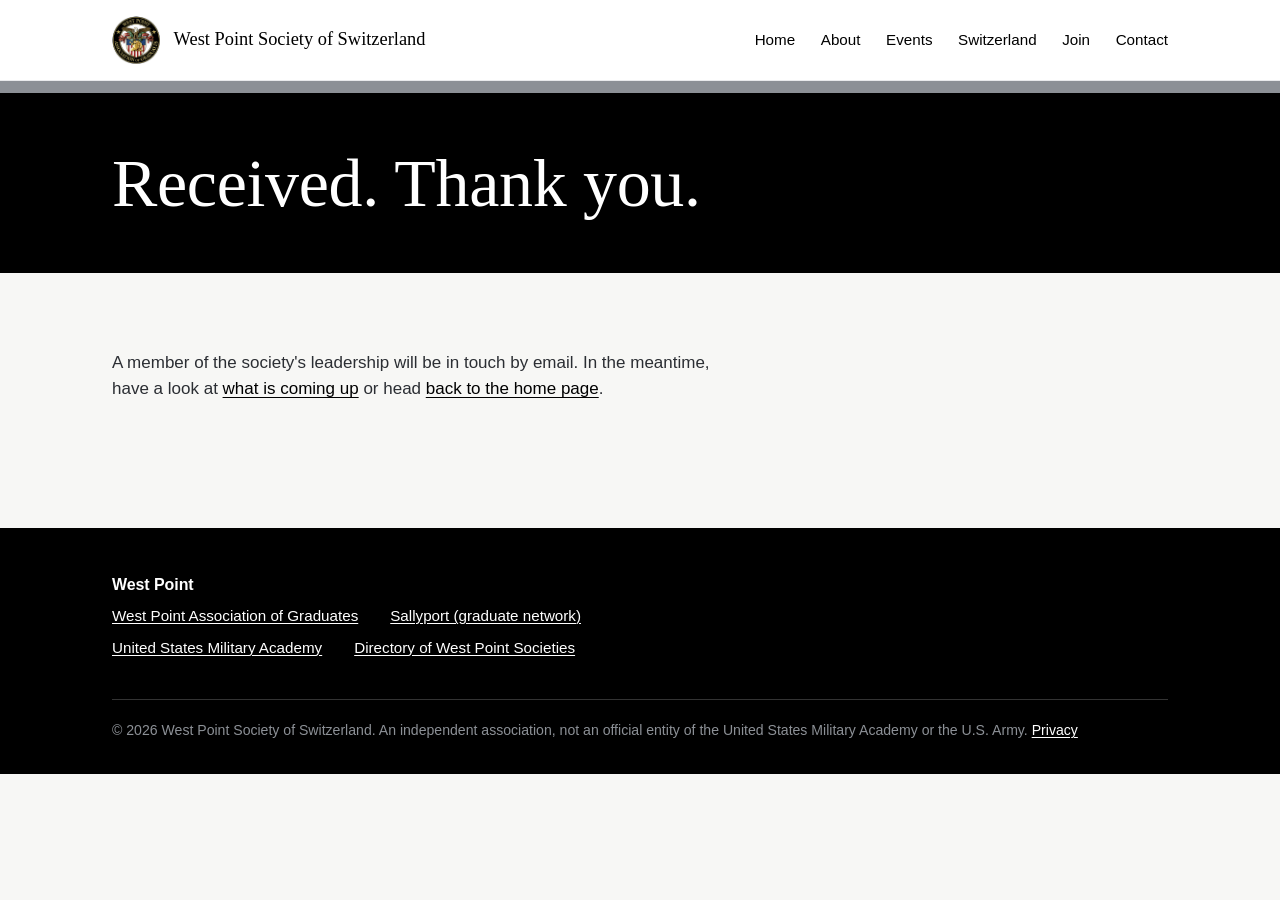
<file: thanks.html>
<!DOCTYPE html>
<html lang="en">
<head>
  <meta charset="utf-8">
  <meta name="viewport" content="width=device-width, initial-scale=1">
  <title>Thank you | West Point Society of Switzerland</title>
  <meta name="description" content="Your message to the West Point Society of Switzerland has been sent.">
  <meta property="og:title" content="Thank you | West Point Society of Switzerland">
  <meta property="og:description" content="Your message to the West Point Society of Switzerland has been sent.">
  <meta property="og:type" content="website">
  <meta name="robots" content="noindex">
  <link rel="canonical" href="https://westpointswitzerland.org/thanks.html">
  <meta property="og:url" content="https://westpointswitzerland.org/thanks.html">
  <meta property="og:image" content="https://westpointswitzerland.org/assets/og-image.png">
  <meta property="og:site_name" content="West Point Society of Switzerland">
  <link rel="icon" href="assets/logo.png" type="image/png">
  <link rel="stylesheet" href="css/style.css">
</head>
<body>
  <a class="skip-link" href="#main">Skip to content</a>

  <header class="site-header">
    <div class="wrap">
      <a class="brand" href="index.html">
        <img src="assets/logo.png" alt="" width="48" height="48">
        <span class="brand-name">West Point Society of Switzerland</span>
      </a>
      <button class="nav-toggle" aria-expanded="false" aria-controls="site-nav">Menu</button>
      <nav class="site-nav" id="site-nav" aria-label="Main">
        <ul>
          <li><a href="index.html">Home</a></li>
          <li><a href="about.html">About</a></li>
          <li><a href="events.html">Events</a></li>
          <li><a href="switzerland.html">Switzerland</a></li>
          <li><a href="join.html">Join</a></li>
          <li><a href="contact.html">Contact</a></li>
        </ul>
      </nav>
    </div>
  </header>
  <div class="gray-line" aria-hidden="true"></div>

  <main id="main">
    <section class="page-hero">
      <div class="wrap">
        <h1>Received. Thank you.</h1>
      </div>
    </section>
    <section class="section">
      <div class="wrap">
        <p>A member of the society's leadership will be in touch by email. In the meantime, have a look at <a href="events.html">what is coming up</a> or head <a href="index.html">back to the home page</a>.</p>
      </div>
    </section>

  </main>

  <footer class="site-footer">
    <div class="wrap">
      <div class="footer-grid">
        <div>
          <h3>West Point</h3>
          <ul>
            <li><a href="https://www.westpointaog.org/" rel="noopener">West Point Association of Graduates</a></li>
            <li><a href="https://sallyport.westpointaog.org/" rel="noopener">Sallyport (graduate network)</a></li>
            <li><a href="https://www.westpoint.edu/" rel="noopener">United States Military Academy</a></li>
            <li><a href="https://www.west-point.org/societies/" rel="noopener">Directory of West Point Societies</a></li>
          </ul>
        </div>
      </div>
      <div class="footer-legal">
        <p>&copy; 2026 West Point Society of Switzerland. An independent association, not an official entity of the United States Military Academy or the U.S. Army. <a href="privacy.html">Privacy</a></p>
      </div>
    </div>
  </footer>

  <script>
    (function () {
      var btn = document.querySelector('.nav-toggle');
      var nav = document.getElementById('site-nav');
      if (!btn || !nav) return;
      btn.addEventListener('click', function () {
        var open = nav.classList.toggle('open');
        btn.setAttribute('aria-expanded', open ? 'true' : 'false');
        btn.textContent = open ? 'Close' : 'Menu';
      });
    })();
  </script>
</body>
</html>
</file>
<file: css/style.css>
/* West Point Society of Switzerland
   Shared stylesheet. Edit the tokens at the top to retheme the whole site. */

:root {
  --black: #000000;
  --ink: #2b2e33;
  --gray: #8c9096;        /* cadet gray, the "gray line" band */
  --gray-mid: #c4c7cb;
  --gray-light: #e9eaec;
  --paper: #f7f7f5;
  --white: #ffffff;
  --gold: #b7975b;
  --gold-dark: #927541;
  --red: #da291c;         /* Swiss red, used only in the cross mark */

  --serif: "Iowan Old Style", "Palatino Linotype", Palatino, "Book Antiqua", Georgia, serif;
  --sans: "Helvetica Neue", Helvetica, Arial, sans-serif;

  --measure: 64ch;
  --gutter: clamp(1.25rem, 4vw, 3rem);
  --wrap: 72rem;
}

*, *::before, *::after { box-sizing: border-box; }

html { scroll-behavior: smooth; }
@media (prefers-reduced-motion: reduce) {
  html { scroll-behavior: auto; }
  *, *::before, *::after { transition: none !important; animation: none !important; }
}

body {
  margin: 0;
  font-family: var(--sans);
  font-size: 1.0625rem;
  line-height: 1.55;
  color: var(--ink);
  background: var(--paper);
}

img { max-width: 100%; height: auto; display: block; }

a { color: var(--black); text-decoration-thickness: 1px; text-underline-offset: 0.15em; }
a:hover { color: var(--gold-dark); }
a:focus-visible, button:focus-visible, input:focus-visible, textarea:focus-visible, select:focus-visible {
  outline: 3px solid var(--gold);
  outline-offset: 2px;
}

h1, h2, h3 {
  font-family: var(--serif);
  color: var(--black);
  line-height: 1.12;
  margin: 0 0 0.5em;
  font-weight: 500;
  letter-spacing: -0.005em;
}
h1 { font-size: clamp(2.25rem, 5.5vw, 4.25rem); }
h2 { font-size: clamp(1.6rem, 3vw, 2.25rem); }
h3 { font-size: 1.3rem; }
p { margin: 0 0 1em; max-width: var(--measure); }
ul, ol { padding-left: 1.25rem; max-width: var(--measure); }
li { margin-bottom: 0.35em; }

.skip-link {
  position: absolute; left: -999px; top: 0;
  background: var(--black); color: var(--white); padding: 0.5rem 1rem;
}
.skip-link:focus { left: 1rem; top: 1rem; z-index: 100; }

.wrap { max-width: var(--wrap); margin: 0 auto; padding: 0 var(--gutter); }

/* Header */
.site-header { background: var(--white); border-bottom: 1px solid var(--gray-light); }
.site-header .wrap {
  display: flex; align-items: center; justify-content: space-between;
  gap: 1rem; min-height: 5rem;
}
.brand { display: flex; align-items: center; gap: 0.85rem; text-decoration: none; color: var(--black); }
.brand img, .brand svg { width: 3rem; height: 3rem; flex: none; }
.brand-name { font-family: var(--serif); font-size: 1.15rem; line-height: 1.15; }
.brand-name small { display: block; font-family: var(--sans); font-size: 0.78rem; color: var(--gray); }

.nav-toggle {
  display: none; background: none; border: 1px solid var(--gray-mid);
  padding: 0.5rem 0.75rem; font: inherit; cursor: pointer; color: var(--black);
}
.site-nav ul { list-style: none; margin: 0; padding: 0; display: flex; gap: 1.6rem; max-width: none; }
.site-nav li { margin: 0; }
.site-nav a { text-decoration: none; font-size: 0.95rem; padding: 0.25rem 0; border-bottom: 2px solid transparent; }
.site-nav a[aria-current="page"] { border-bottom-color: var(--gold); }
.site-nav a:hover { border-bottom-color: var(--gray); color: var(--black); }

@media (max-width: 760px) {
  .nav-toggle { display: inline-block; }
  .site-nav { display: none; width: 100%; }
  .site-nav.open { display: block; }
  .site-header .wrap { flex-wrap: wrap; }
  .site-nav ul { flex-direction: column; gap: 0; padding: 0.5rem 0 1rem; }
  .site-nav a { display: block; padding: 0.7rem 0; border-bottom: 1px solid var(--gray-light); }
  .site-nav a[aria-current="page"] { border-bottom-color: var(--gold); }
}

/* The gray line: a band that runs under the header on every page */
.gray-line { height: 0.75rem; background: var(--gray); }

/* Hero */
.hero { background: var(--black); color: var(--white); padding: clamp(3rem, 8vw, 6.5rem) 0; }
.hero h1 { color: var(--white); max-width: 18ch; margin-bottom: 1.25rem; }
.hero p { color: var(--gray-mid); font-size: 1.15rem; max-width: 52ch; }
.hero .motto { font-family: var(--serif); color: var(--gold); font-size: 1.1rem; margin-bottom: 1.5rem; }
.hero-actions { display: flex; flex-wrap: wrap; gap: 0.85rem; margin-top: 2rem; }

.page-hero { background: var(--black); color: var(--white); padding: clamp(2rem, 4.5vw, 3.25rem) 0; }
.page-hero h1 { margin-bottom: 0; }
.page-hero h1 { color: var(--white); }
.page-hero p { color: var(--gray-mid); font-size: 1.1rem; margin: 0; }

/* Buttons */
.btn {
  display: inline-block; padding: 0.8rem 1.4rem; font: inherit; font-size: 0.98rem;
  text-decoration: none; cursor: pointer; border: 1px solid transparent; line-height: 1.2;
}
.btn-gold { background: var(--gold); color: var(--black); border-color: var(--gold); }
.btn-gold:hover { background: var(--gold-dark); border-color: var(--gold-dark); color: var(--white); }
.btn-outline { background: transparent; color: var(--white); border-color: var(--gray-mid); }
.btn-outline:hover { border-color: var(--white); color: var(--white); }
.btn-dark { background: var(--black); color: var(--white); border-color: var(--black); }
.btn-dark:hover { background: var(--ink); color: var(--white); }

/* Sections */
.section { padding: clamp(2.75rem, 6vw, 5rem) 0; }
.section-alt { background: var(--white); border-top: 1px solid var(--gray-light); border-bottom: 1px solid var(--gray-light); }
.section-intro { max-width: 52ch; color: var(--ink); font-size: 1.12rem; }

/* Two-column: a narrow left column for the heading, wide right column for content */
.split { display: grid; grid-template-columns: minmax(0, 1fr) minmax(0, 2fr); gap: clamp(1.5rem, 4vw, 4rem); align-items: start; }
.split > :first-child { position: sticky; top: 1.5rem; }
@media (max-width: 760px) {
  .split { grid-template-columns: 1fr; }
  .split > :first-child { position: static; }
}

/* Pillars on the home page */
.pillars { display: grid; grid-template-columns: repeat(auto-fit, minmax(15rem, 1fr)); gap: 2rem 3rem; }
.pillar h3 { border-top: 3px solid var(--black); padding-top: 0.85rem; margin-top: 0; }
.pillar p { margin-bottom: 0.5em; }

/* Events */
.event { display: grid; grid-template-columns: 8rem minmax(0, 1fr); gap: 1.5rem; padding: 1.75rem 0; border-top: 1px solid var(--gray-mid); }
.event:last-child { border-bottom: 1px solid var(--gray-mid); }
.event-date { font-family: var(--serif); line-height: 1.2; }
.event-date .day { display: block; font-size: 2.4rem; color: var(--black); }
.event-date .month { display: block; font-size: 1rem; color: var(--gray); }
.event h3 { margin-bottom: 0.3em; }
.event .meta { color: var(--gray); font-size: 0.95rem; margin-bottom: 0.6em; }
.event.past { opacity: 0.85; }
.event.past .event-date .day { color: var(--gray); }
@media (max-width: 560px) {
  .event { grid-template-columns: 1fr; gap: 0.5rem; }
  .event-date .day { display: inline; font-size: 1.3rem; }
  .event-date .month { display: inline; margin-left: 0.4rem; }
}

/* Leadership list */
.people { list-style: none; padding: 0; margin: 0; max-width: none; display: grid; grid-template-columns: repeat(auto-fit, minmax(14rem, 1fr)); gap: 1.5rem 2rem; }
.people li { margin: 0; border-top: 1px solid var(--gray-mid); padding-top: 0.8rem; }
.people .name { font-family: var(--serif); font-size: 1.2rem; color: var(--black); display: block; }
.people .role { color: var(--gray); font-size: 0.95rem; }

/* Definition-style facts */
.facts { display: grid; grid-template-columns: max-content 1fr; gap: 0.6rem 1.5rem; margin: 0; max-width: var(--measure); }
.facts dt { color: var(--gray); }
.facts dd { margin: 0; }
@media (max-width: 480px) { .facts { grid-template-columns: 1fr; gap: 0.15rem 0; } .facts dd { margin-bottom: 0.7rem; } }

/* Forms (Netlify Forms) */
.form { max-width: 40rem; }
.form-row { margin-bottom: 1.25rem; }
.form label { display: block; font-size: 0.95rem; margin-bottom: 0.35rem; color: var(--black); }
.form input[type="text"], .form input[type="email"], .form input[type="tel"], .form select, .form textarea {
  width: 100%; padding: 0.7rem 0.8rem; font: inherit; color: var(--ink);
  background: var(--white); border: 1px solid var(--gray-mid); border-radius: 0;
}
.form textarea { min-height: 9rem; resize: vertical; }
.form .hint { color: var(--gray); font-size: 0.9rem; margin-top: 0.3rem; }
.form .check { display: flex; gap: 0.6rem; align-items: flex-start; }
.form .check input { margin-top: 0.3rem; }
.form .check label { margin: 0; font-size: 0.95rem; }
.honeypot { position: absolute; left: -9999px; }

/* Notice box */
.notice { border-left: 4px solid var(--gold); background: var(--white); padding: 1rem 1.25rem; max-width: var(--measure); }
.notice p:last-child { margin-bottom: 0; }

/* Footer */
.site-footer { background: var(--black); color: var(--gray-mid); padding: 3rem 0 2rem; margin-top: 2rem; font-size: 0.95rem; }
.site-footer a { color: var(--white); }
.site-footer a:hover { color: var(--gold); }
.footer-grid { display: grid; grid-template-columns: 1fr; gap: 2rem; }
.site-footer h3 { color: var(--white); font-size: 1rem; font-family: var(--sans); font-weight: 600; margin-bottom: 0.6rem; }
.site-footer ul { list-style: none; padding: 0; margin: 0; display: flex; flex-wrap: wrap; gap: 0.5rem 2rem; }
.site-footer li { margin: 0; }
.site-footer p { max-width: 48ch; }
.footer-mark { display: flex; align-items: center; gap: 0.75rem; margin-bottom: 1rem; font-family: var(--serif); color: var(--white); font-size: 1.1rem; }
.footer-mark svg { width: 1.6rem; height: 1.6rem; }
.footer-legal { border-top: 1px solid #333; margin-top: 2.5rem; padding-top: 1.25rem; display: flex; flex-wrap: wrap; justify-content: space-between; gap: 0.75rem; color: var(--gray); font-size: 0.88rem; }
.footer-legal p { margin: 0; max-width: none; }
</file>
